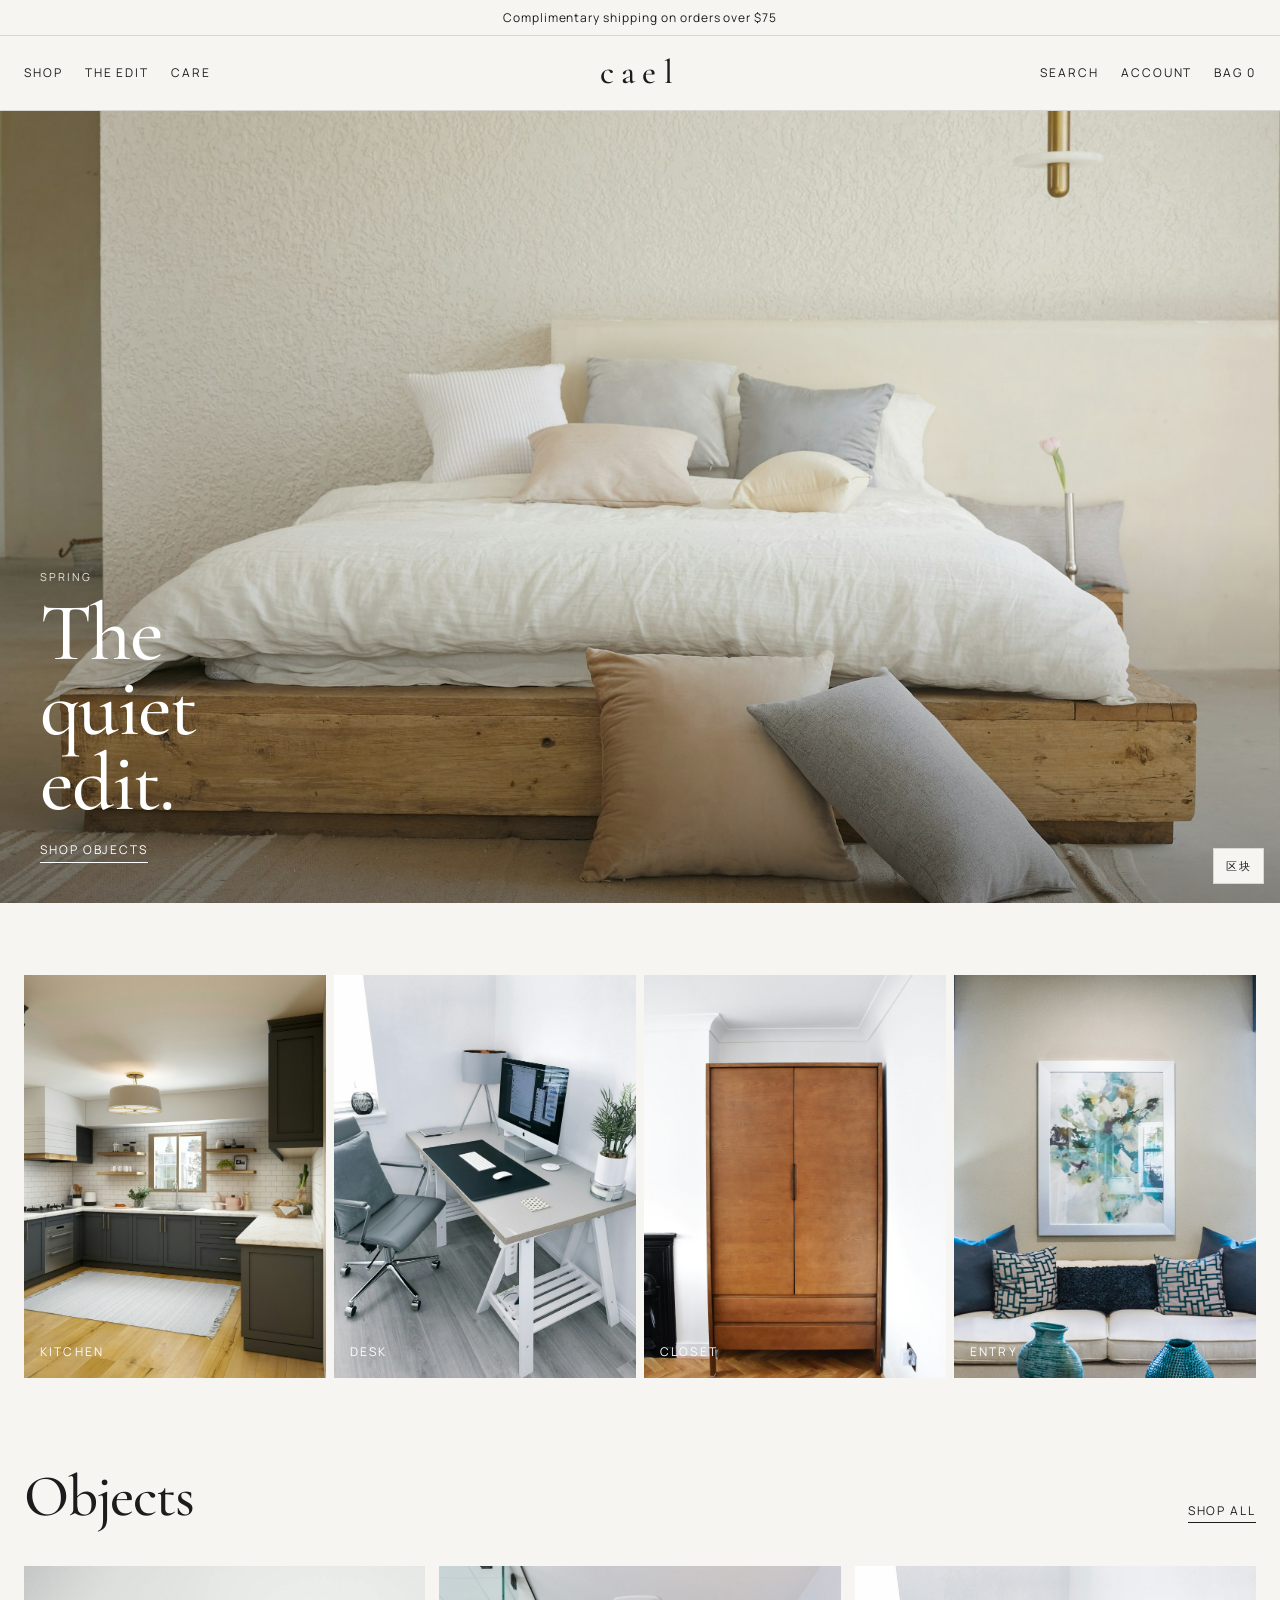
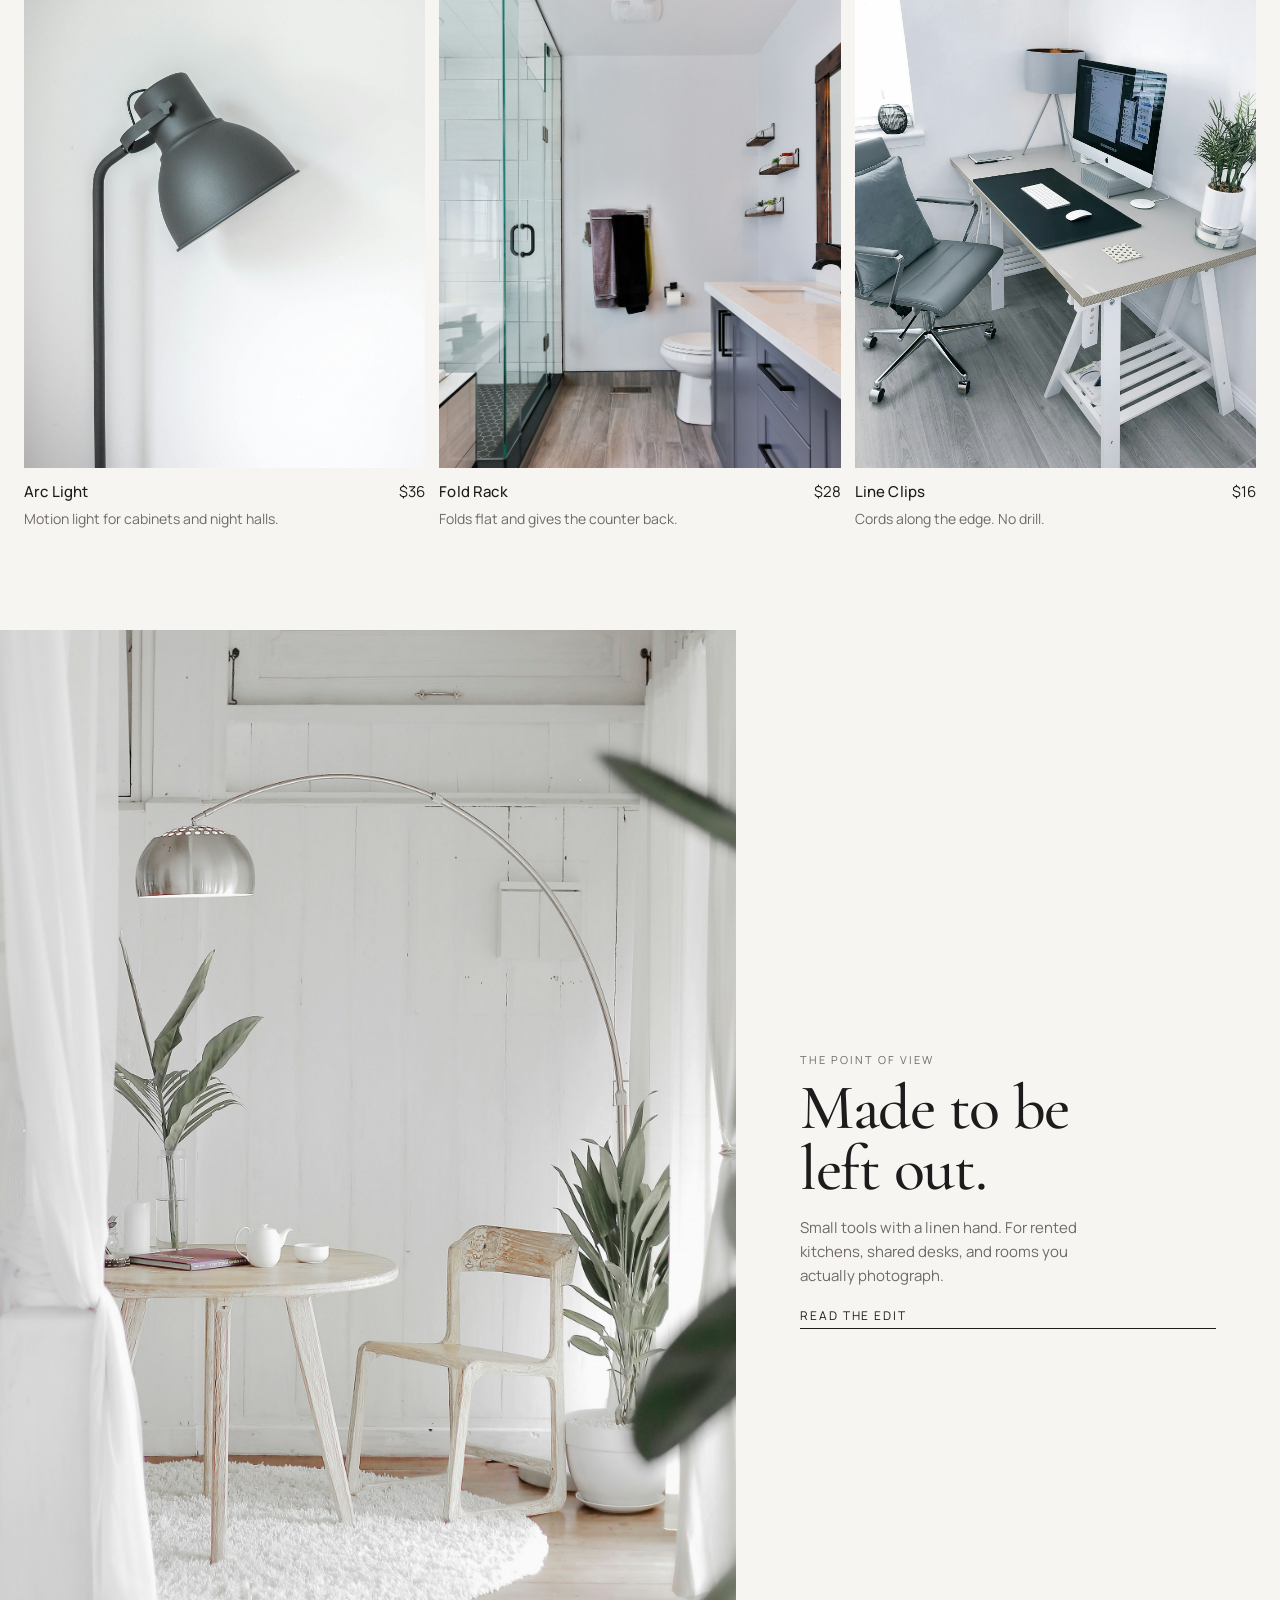
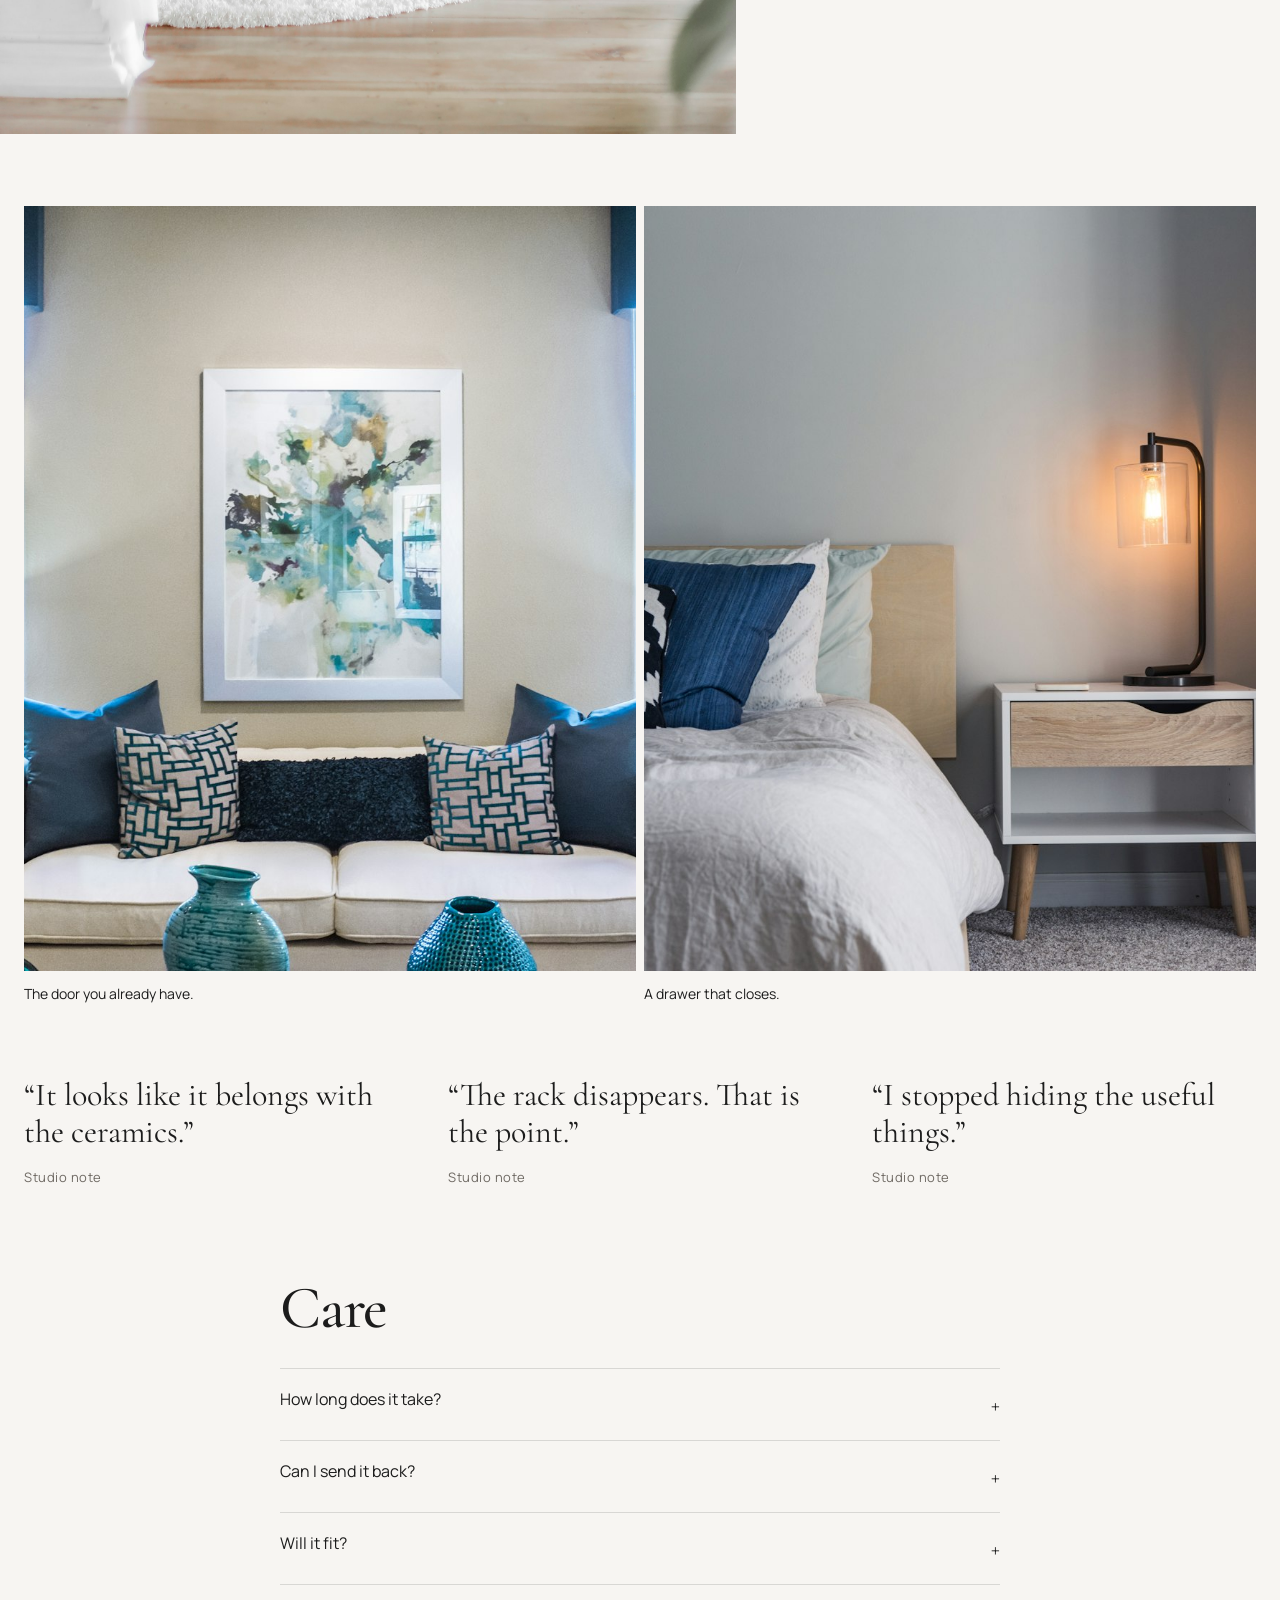
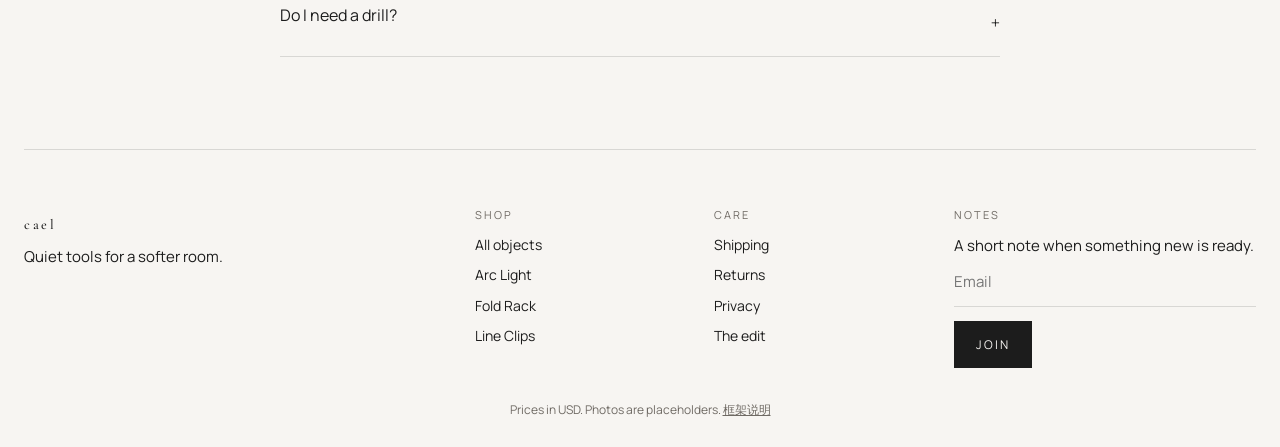
<file: index.html>
<!DOCTYPE html>
<html lang="en">
<head>
<meta charset="utf-8">
<meta name="viewport" content="width=device-width, initial-scale=1">
<meta name="robots" content="noindex">
<meta name="theme-color" content="#f7f5f2">
<title>cael</title>
<meta name="description" content="Quiet home tools for a softer room. Light, linen, and the small things you leave out.">
<link rel="preconnect" href="https://fonts.googleapis.com">
<link rel="preconnect" href="https://fonts.gstatic.com" crossorigin>
<link href="https://fonts.googleapis.com/css2?family=Cormorant+Garamond:wght@500;600&family=Manrope:wght@400;500;600&display=swap" rel="stylesheet">
<link rel="stylesheet" href="styles.css">
<script src="site.js" defer></script>
</head>
<body data-page="home">
<div class="announce" data-label="公告栏 Announcement"><p>Complimentary shipping on orders over $75</p></div>
<header class="nav" data-label="页眉 Header">
  <div class="nav-row">
    <nav class="nav-links" aria-label="Primary">
      <a href="shop.html">Shop</a>
      <a href="about.html">The Edit</a>
      <a href="support.html">Care</a>
    </nav>
    <button type="button" class="nav-burger" data-open="menu">Menu</button>
    <a class="logo" href="index.html">cael</a>
    <div class="nav-tools">
      <button type="button" data-open="search">Search</button>
      <button type="button" data-open="account" class="hide-sm">Account</button>
      <button type="button" data-open="bag">Bag <span data-count>0</span></button>
    </div>
  </div>
</header>

<main>
  <section class="hero" data-label="首屏 Hero">
    <img src="images/hero.jpg" alt="A pale bedroom in morning light, linen pulled smooth">
    <div class="hero-copy">
      <p class="eyebrow">Spring</p>
      <h1>The quiet edit.</h1>
      <a class="text-link" href="shop.html">Shop objects</a>
    </div>
  </section>

  <section class="block" data-label="分类入口 Collection list">
    <div class="wrap">
      <div class="rooms">
        <a href="shop.html?room=kitchen"><img src="images/kitchen.jpg" alt="A pale kitchen"><span>Kitchen</span></a>
        <a href="shop.html?room=desk"><img src="images/desk.jpg" alt="A light wood desk"><span>Desk</span></a>
        <a href="shop.html?room=closet"><img src="images/closet.jpg" alt="A quiet closet"><span>Closet</span></a>
        <a href="shop.html?room=entry"><img src="images/entry.jpg" alt="A bright entry"><span>Entry</span></a>
      </div>
    </div>
  </section>

  <section class="block" data-label="精选商品 Featured collection" style="padding-top:0">
    <div class="wrap">
      <div class="section-head">
        <h2>Objects</h2>
        <a href="shop.html">Shop all</a>
      </div>
      <div class="grid">
        <a class="card" href="product.html?id=arc">
          <div class="photo"><img src="images/lamp.jpg" alt="A small lamp in a pale room"><button class="quick" type="button" data-add="arc" data-swatch="bone">Add to bag</button></div>
          <div class="card-meta"><h2>Arc Light</h2><p>$36</p></div>
          <p class="card-line">Motion light for cabinets and night halls.</p>
        </a>
        <a class="card" href="product.html?id=fold">
          <div class="photo"><img src="images/sink.jpg" alt="A white sink and calm counter"><button class="quick" type="button" data-add="fold" data-swatch="sand">Add to bag</button></div>
          <div class="card-meta"><h2>Fold Rack</h2><p>$28</p></div>
          <p class="card-line">Folds flat and gives the counter back.</p>
        </a>
        <a class="card" href="product.html?id=line">
          <div class="photo"><img src="images/desk.jpg" alt="A quiet desk by a window"><button class="quick" type="button" data-add="line" data-swatch="bone">Add to bag</button></div>
          <div class="card-meta"><h2>Line Clips</h2><p>$16</p></div>
          <p class="card-line">Cords along the edge. No drill.</p>
        </a>
      </div>
    </div>
  </section>

  <section class="split" data-label="品牌语句 Rich text">
    <img src="images/living.jpg" alt="A soft living room in warm daylight">
    <div class="split-copy">
      <p class="eyebrow">The point of view</p>
      <h2>Made to be left out.</h2>
      <p>Small tools with a linen hand. For rented kitchens, shared desks, and rooms you actually photograph.</p>
      <a class="text-link" href="about.html">Read the edit</a>
    </div>
  </section>

  <section class="block" data-label="场景横滑 Lifestyle row">
    <div class="wrap">
      <div class="pair">
        <a href="product.html?id=hook">
          <img src="images/entry.jpg" alt="Sun on a pale wall">
          <p>The door you already have.</p>
        </a>
        <a href="product.html?id=drawer">
          <img src="images/linen.jpg" alt="Folded linen">
          <p>A drawer that closes.</p>
        </a>
      </div>
    </div>
  </section>

  <section class="block" data-label="评价位 Testimonials" style="padding-top:0">
    <div class="wrap">
      <div class="reviews">
        <article class="review"><q>It looks like it belongs with the ceramics.</q><span>Studio note</span></article>
        <article class="review"><q>The rack disappears. That is the point.</q><span>Studio note</span></article>
        <article class="review"><q>I stopped hiding the useful things.</q><span>Studio note</span></article>
      </div>
    </div>
  </section>

  <section class="block" id="faq" data-label="问答 Collapsible" style="padding-top:0">
    <div class="wrap" style="max-width:720px">
      <h2 style="font-size:clamp(40px,5vw,60px);margin-bottom:12px">Care</h2>
      <div class="folds">
        <div class="fold">
          <button type="button" aria-expanded="false">How long does it take?</button>
          <div class="fold-a" hidden>Most orders arrive in 3–6 business days. The date at checkout is the one that counts. <a href="support.html#shipping">Shipping</a>.</div>
        </div>
        <div class="fold">
          <button type="button" aria-expanded="false">Can I send it back?</button>
          <div class="fold-a" hidden>Yes, within 30 days if it is unused. Return shipping is yours unless it arrives damaged.</div>
        </div>
        <div class="fold">
          <button type="button" aria-expanded="false">Will it fit?</button>
          <div class="fold-a" hidden>Measure first. Sizes go on the page after a sample is measured.</div>
        </div>
        <div class="fold">
          <button type="button" aria-expanded="false">Do I need a drill?</button>
          <div class="fold-a" hidden>Not for this edit. The light, clips, and hooks are made for rentals.</div>
        </div>
      </div>
    </div>
  </section>
</main>

<footer data-label="页脚 Footer">
  <div class="wrap footer">
    <div>
      <a class="logo" href="index.html">cael</a>
      <p>Quiet tools for a softer room.</p>
    </div>
    <div>
      <p class="foot-label">Shop</p>
      <a href="shop.html">All objects</a>
      <a href="product.html?id=arc">Arc Light</a>
      <a href="product.html?id=fold">Fold Rack</a>
      <a href="product.html?id=line">Line Clips</a>
    </div>
    <div>
      <p class="foot-label">Care</p>
      <a href="support.html#shipping">Shipping</a>
      <a href="support.html#returns">Returns</a>
      <a href="support.html#privacy">Privacy</a>
      <a href="about.html">The edit</a>
    </div>
    <form class="news">
      <p class="foot-label">Notes</p>
      <p>A short note when something new is ready.</p>
      <input type="email" required placeholder="Email" aria-label="Email">
      <button class="btn" type="submit">Join</button>
      <p class="thanks" hidden>You’re on the list.</p>
    </form>
  </div>
</footer>
<p class="legal">Prices in USD. Photos are placeholders. <a href="blueprint.html">框架说明</a></p>
</body>
</html>
</file>
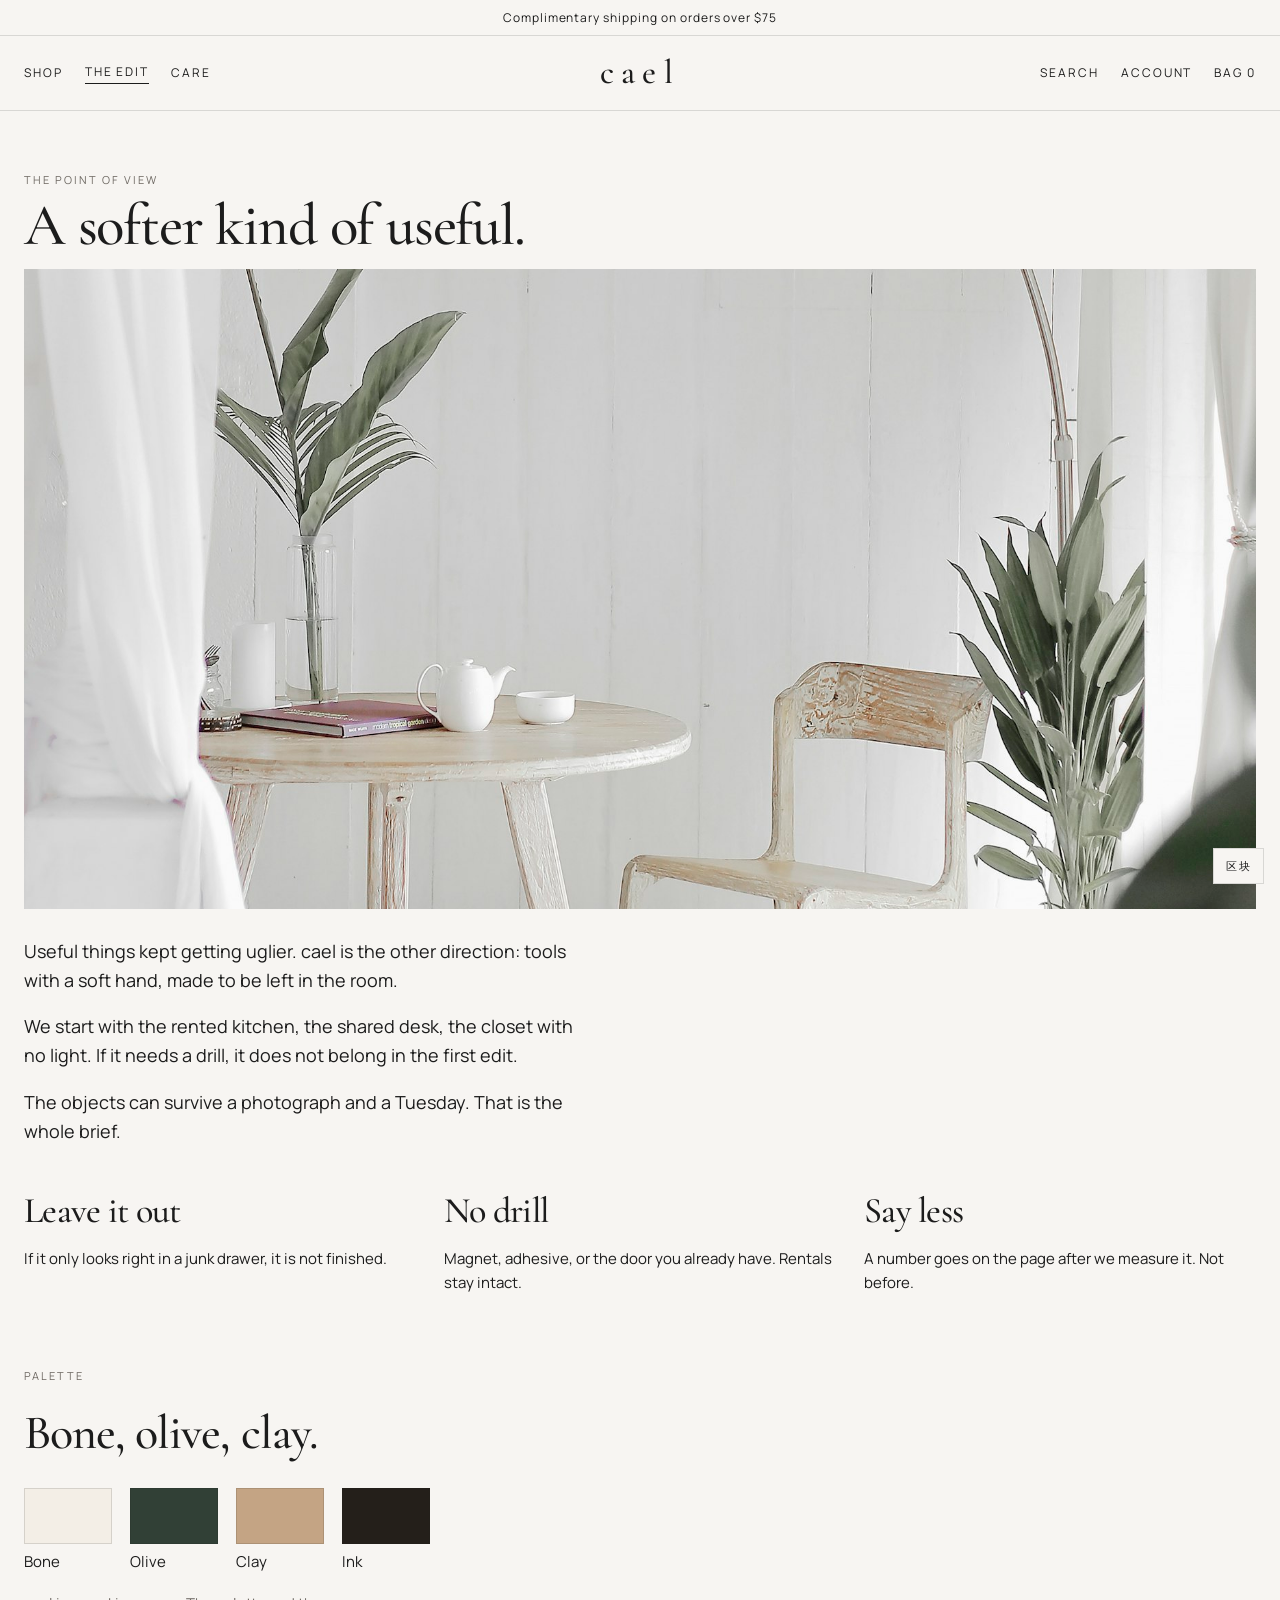
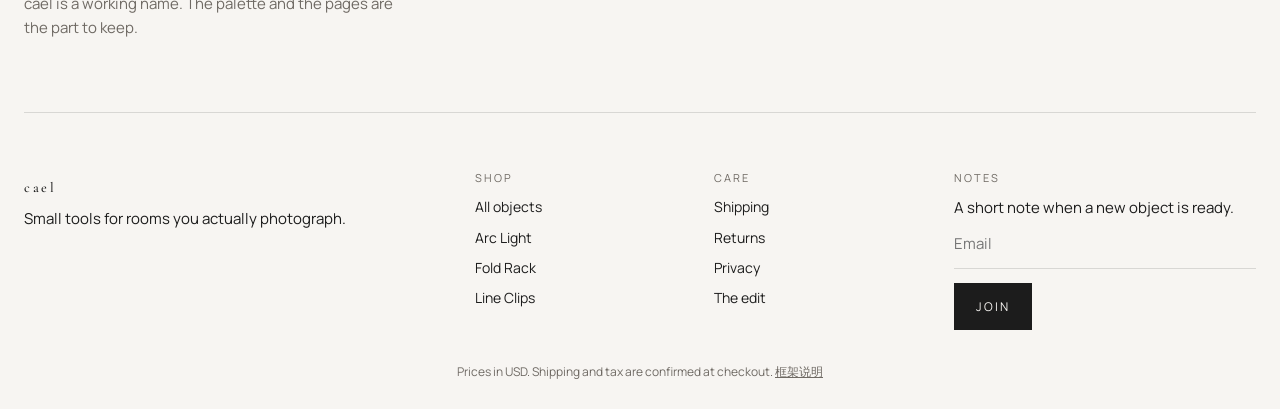
<file: about.html>
<!DOCTYPE html>
<html lang="en">
<head>
<meta charset="utf-8">
<meta name="viewport" content="width=device-width, initial-scale=1">
<meta name="robots" content="noindex">
<meta name="theme-color" content="#f7f5f2">
<title>The Edit · cael</title>
<meta name="description" content="cael makes small home tools with a softer hand, for rooms you actually photograph.">
<link rel="preconnect" href="https://fonts.googleapis.com">
<link rel="preconnect" href="https://fonts.gstatic.com" crossorigin>
<link href="https://fonts.googleapis.com/css2?family=Cormorant+Garamond:wght@500;600&family=Manrope:wght@400;500;600&display=swap" rel="stylesheet">
<link rel="stylesheet" href="styles.css">
<script src="site.js" defer></script>
</head>
<body data-page="about">
<div class="announce" data-label="公告栏 Announcement"><p>Complimentary shipping on orders over $75</p></div>
<header class="nav" data-label="页眉 Header">
  <div class="nav-row">
    <nav class="nav-links" aria-label="Primary">
      <a href="shop.html">Shop</a>
      <a href="about.html" aria-current="page">The Edit</a>
      <a href="support.html">Care</a>
    </nav>
    <button type="button" class="nav-burger" data-open="menu">Menu</button>
    <a class="logo" href="index.html">cael</a>
    <div class="nav-tools">
      <button type="button" data-open="search">Search</button>
      <button type="button" data-open="account" class="hide-sm">Account</button>
      <button type="button" data-open="bag">Bag <span data-count>0</span></button>
    </div>
  </div>
</header>
<main class="wrap" data-label="品牌页 Page">
  <header class="page-head">
    <p class="kicker">The point of view</p>
    <h1>A softer kind of useful.</h1>
  </header>
  <img class="banner" src="images/soft.jpg" alt="A pale room in soft daylight">
  <div class="story">
    <p>Useful things kept getting uglier. cael is the other direction: tools with a soft hand, made to be left in the room.</p>
    <p>We start with the rented kitchen, the shared desk, the closet with no light. If it needs a drill, it does not belong in the first edit.</p>
    <p>The objects can survive a photograph and a Tuesday. That is the whole brief.</p>
  </div>
  <div class="principles">
    <article>
      <h2>Leave it out</h2>
      <p>If it only looks right in a junk drawer, it is not finished.</p>
    </article>
    <article>
      <h2>No drill</h2>
      <p>Magnet, adhesive, or the door you already have. Rentals stay intact.</p>
    </article>
    <article>
      <h2>Say less</h2>
      <p>A number goes on the page after we measure it. Not before.</p>
    </article>
  </div>
  <section class="block" style="padding-bottom:10px">
    <p class="kicker">Palette</p>
    <h2 style="font-size:48px">Bone, olive, clay.</h2>
    <div class="palette">
      <div><i style="background:#F3EEE6"></i>Bone</div>
      <div><i style="background:#314036"></i>Olive</div>
      <div><i style="background:#C4A484"></i>Clay</div>
      <div><i style="background:#241F1A"></i>Ink</div>
    </div>
  </section>
  <p class="lede" style="margin:8px 0 72px">cael is a working name. The palette and the pages are the part to keep.</p>
</main>
<footer data-label="页脚 Footer">
  <div class="wrap footer">
    <div>
      <a class="logo" href="index.html">cael<span>.</span></a>
      <p>Small tools for rooms you actually photograph.</p>
    </div>
    <div>
      <p class="foot-label">Shop</p>
      <a href="shop.html">All objects</a>
      <a href="product.html?id=arc">Arc Light</a>
      <a href="product.html?id=fold">Fold Rack</a>
      <a href="product.html?id=line">Line Clips</a>
    </div>
    <div>
      <p class="foot-label">Care</p>
      <a href="support.html#shipping">Shipping</a>
      <a href="support.html#returns">Returns</a>
      <a href="support.html#privacy">Privacy</a>
      <a href="about.html">The edit</a>
    </div>
    <form class="news">
      <p class="foot-label">Notes</p>
      <p>A short note when a new object is ready.</p>
      <input type="email" required placeholder="Email" aria-label="Email">
      <button class="btn" type="submit">Join</button>
      <p class="thanks" hidden>You’re on the list.</p>
    </form>
  </div>
</footer>
<p class="legal">Prices in USD. Shipping and tax are confirmed at checkout. <a href="blueprint.html">框架说明</a></p>
</body>
</html>
</file>
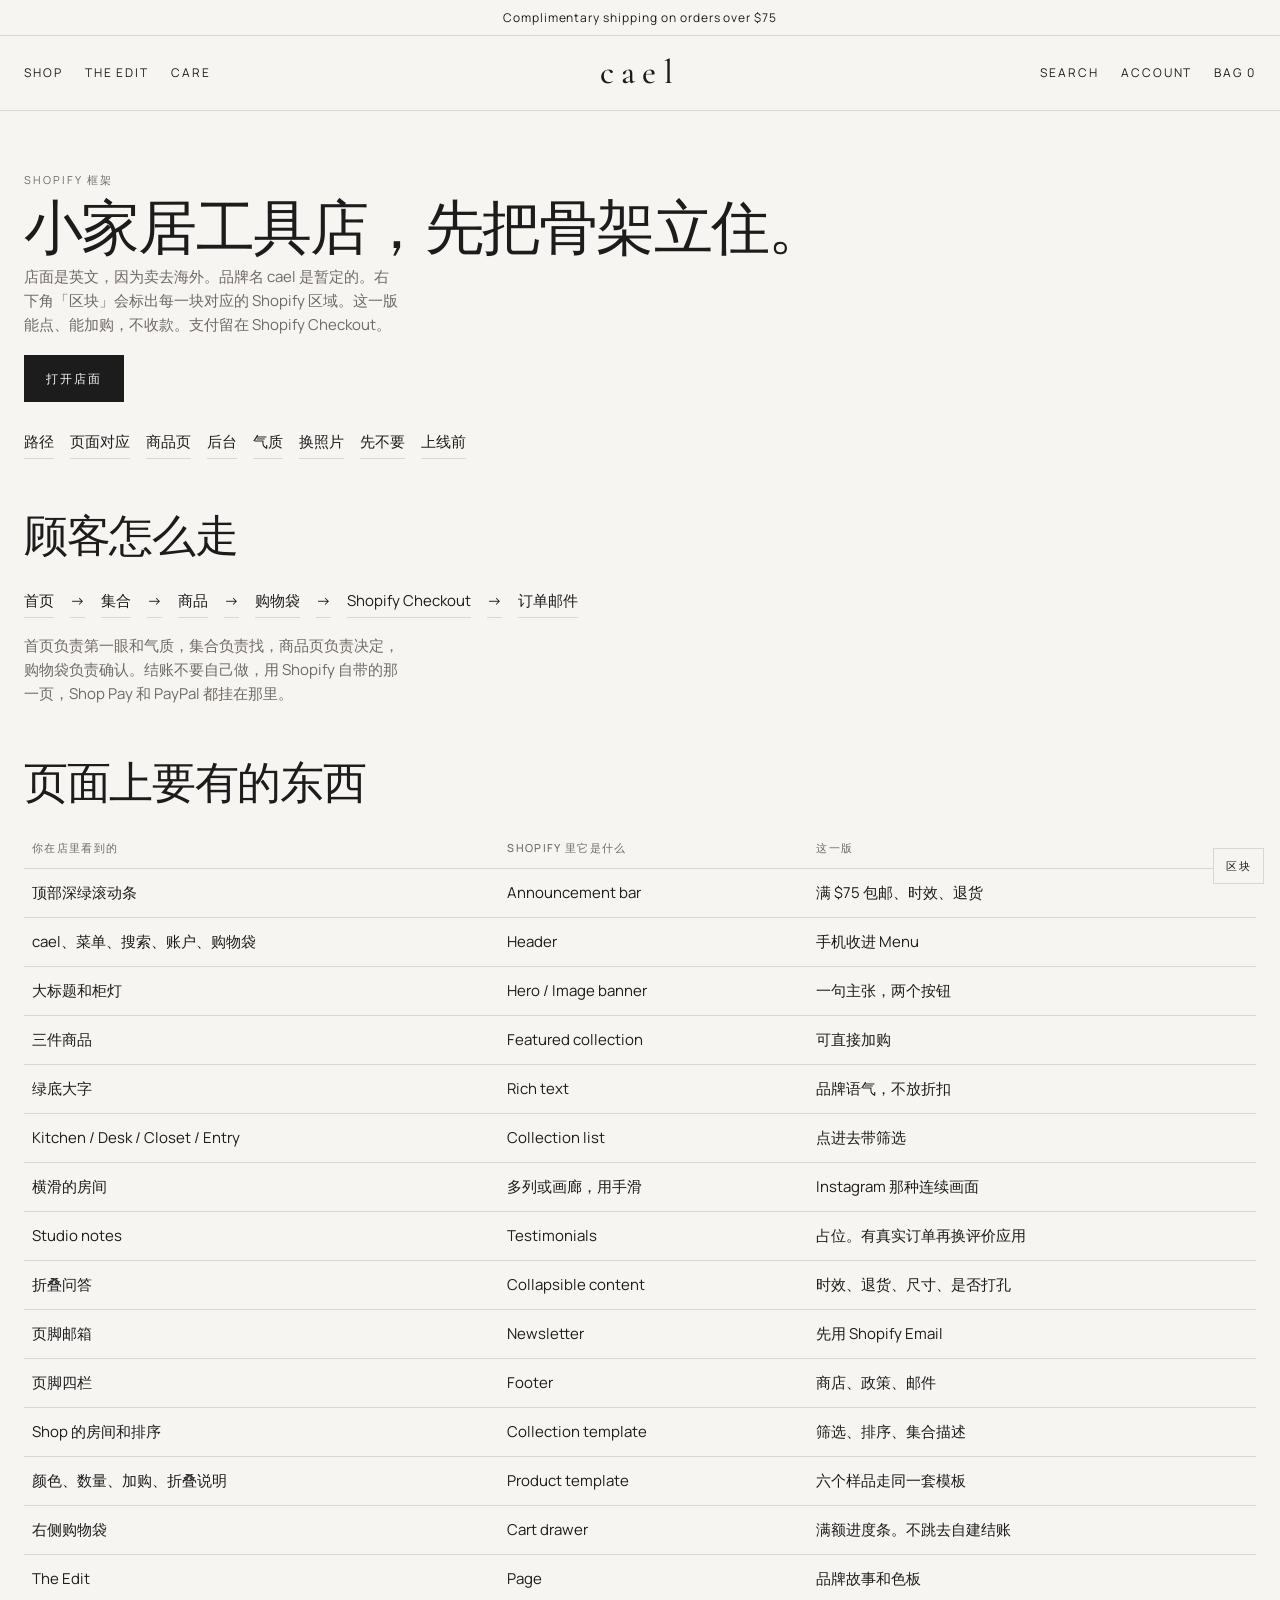
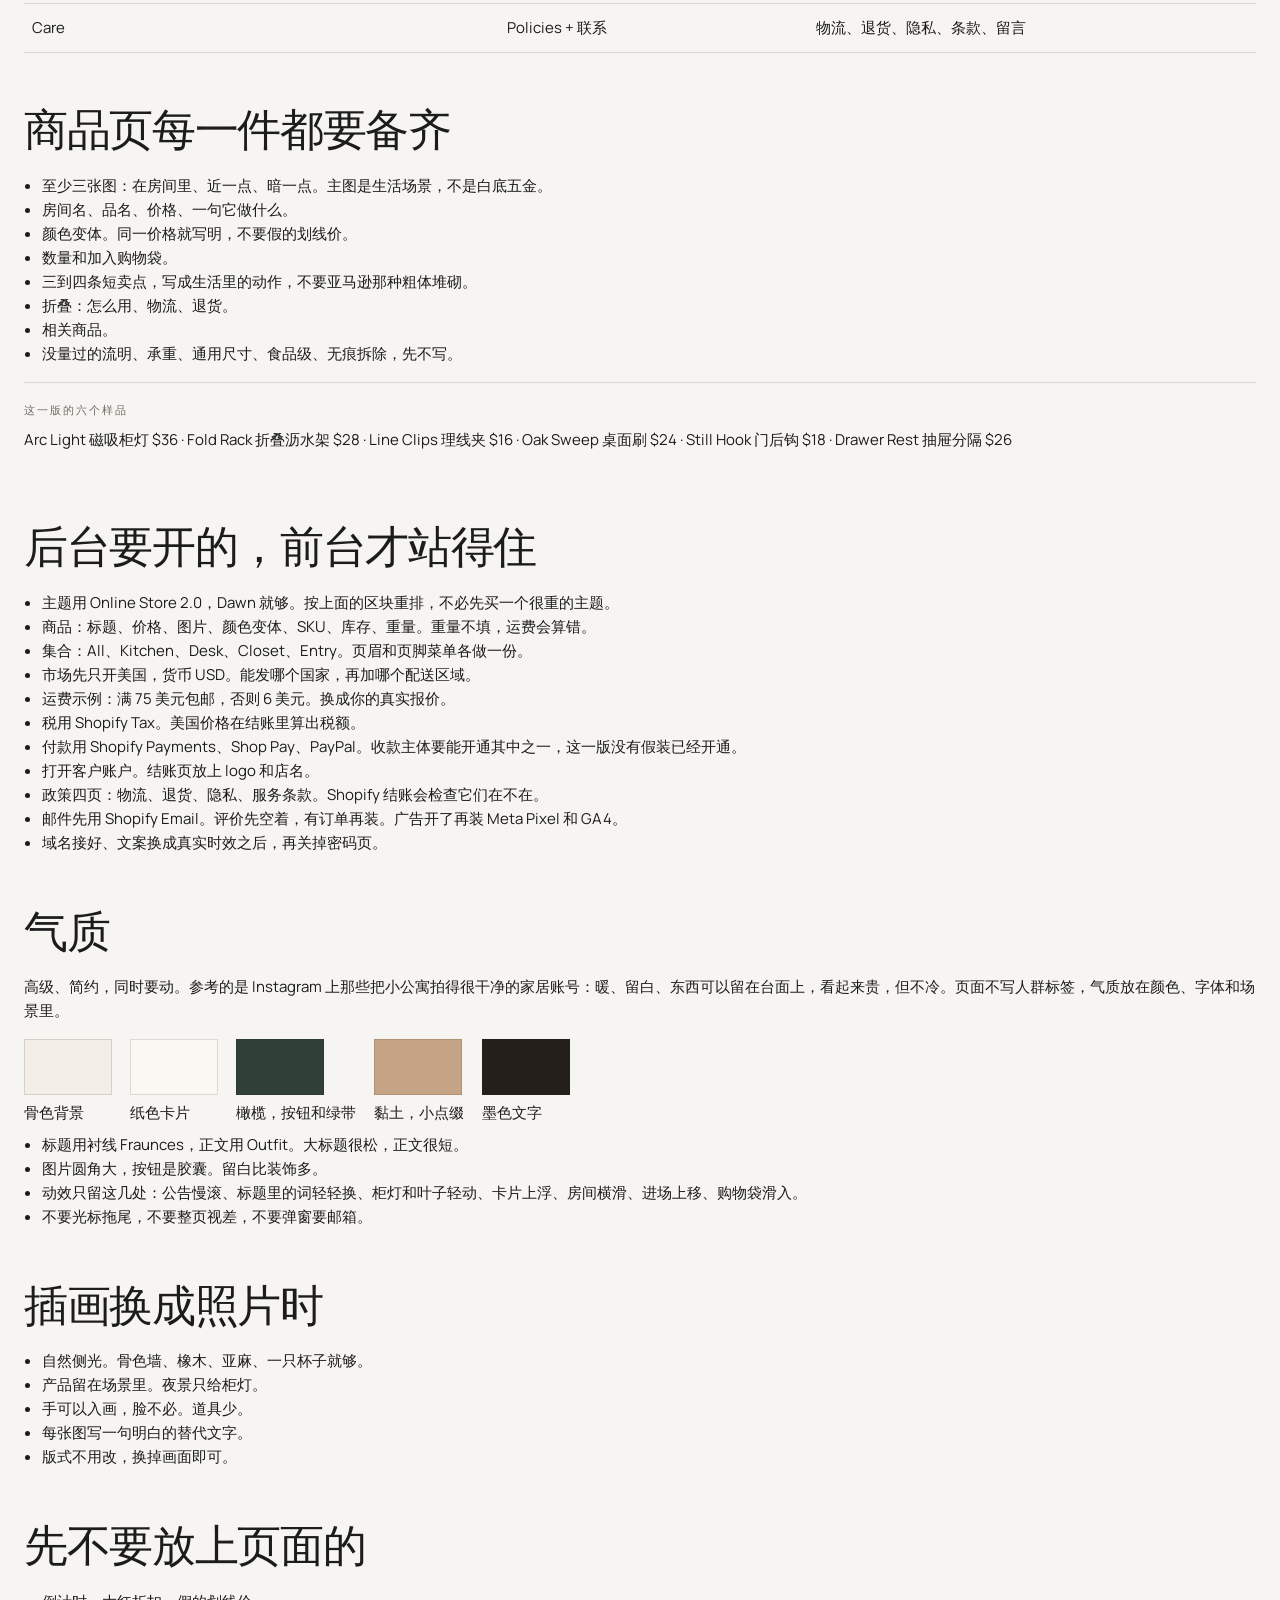
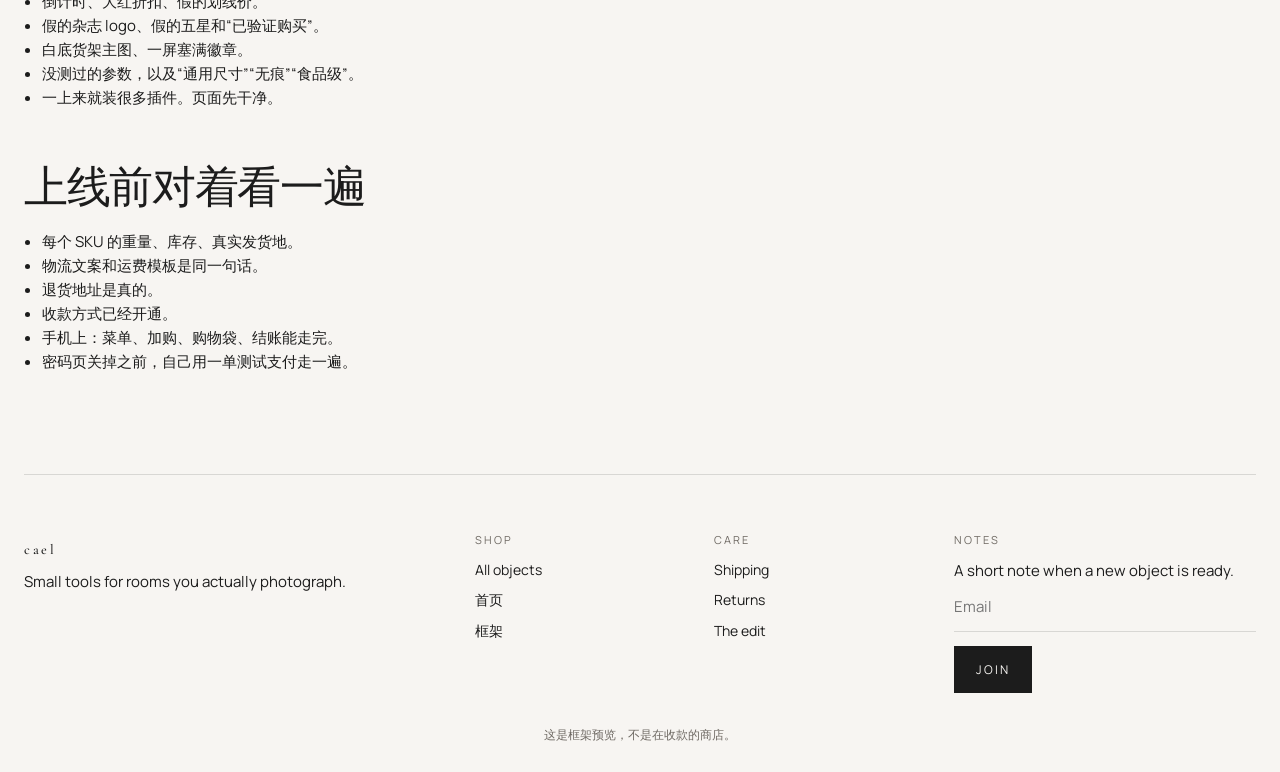
<file: blueprint.html>
<!DOCTYPE html>
<html lang="zh-CN">
<head>
<meta charset="utf-8">
<meta name="viewport" content="width=device-width, initial-scale=1">
<meta name="robots" content="noindex">
<meta name="theme-color" content="#f7f5f2">
<title>cael · Shopify 框架</title>
<link rel="preconnect" href="https://fonts.googleapis.com">
<link rel="preconnect" href="https://fonts.gstatic.com" crossorigin>
<link href="https://fonts.googleapis.com/css2?family=Cormorant+Garamond:wght@500;600&family=Manrope:wght@400;500;600&display=swap" rel="stylesheet">
<link rel="stylesheet" href="styles.css">
<script src="site.js" defer></script>
</head>
<body data-page="blueprint">
<div class="announce" data-label="公告栏 Announcement"><p>Complimentary shipping on orders over $75</p></div>
<header class="nav" data-label="页眉 Header">
  <div class="nav-row">
    <nav class="nav-links" aria-label="Primary">
      <a href="shop.html">Shop</a>
      <a href="about.html">The Edit</a>
      <a href="support.html">Care</a>
    </nav>
    <button type="button" class="nav-burger" data-open="menu">Menu</button>
    <a class="logo" href="index.html">cael</a>
    <div class="nav-tools">
      <button type="button" data-open="search">Search</button>
      <button type="button" data-open="account" class="hide-sm">Account</button>
      <button type="button" data-open="bag">Bag <span data-count>0</span></button>
    </div>
  </div>
</header>
<main class="wrap blueprint">
  <header class="page-head">
    <p class="kicker">Shopify 框架</p>
    <h1>小家居工具店，先把骨架立住。</h1>
    <p class="lede">店面是英文，因为卖去海外。品牌名 cael 是暂定的。右下角「区块」会标出每一块对应的 Shopify 区域。这一版能点、能加购，不收款。支付留在 Shopify Checkout。</p>
    <div class="cta"><a class="btn" href="index.html">打开店面</a></div>
  </header>

  <nav class="toc" aria-label="目录">
    <a href="#path">路径</a>
    <a href="#map">页面对应</a>
    <a href="#product">商品页</a>
    <a href="#admin">后台</a>
    <a href="#look">气质</a>
    <a href="#photo">换照片</a>
    <a href="#skip">先不要</a>
    <a href="#check">上线前</a>
  </nav>

  <h2 id="path">顾客怎么走</h2>
  <div class="flow">
    <a href="index.html">首页</a>
    <span>→</span>
    <a href="shop.html">集合</a>
    <span>→</span>
    <a href="product.html?id=arc">商品</a>
    <span>→</span>
    <span>购物袋</span>
    <span>→</span>
    <span>Shopify Checkout</span>
    <span>→</span>
    <span>订单邮件</span>
  </div>
  <p class="lede" style="margin-top:14px">首页负责第一眼和气质，集合负责找，商品页负责决定，购物袋负责确认。结账不要自己做，用 Shopify 自带的那一页，Shop Pay 和 PayPal 都挂在那里。</p>

  <h2 id="map">页面上要有的东西</h2>
  <table>
    <thead><tr><th>你在店里看到的</th><th>Shopify 里它是什么</th><th>这一版</th></tr></thead>
    <tbody>
      <tr><td>顶部深绿滚动条</td><td>Announcement bar</td><td>满 $75 包邮、时效、退货</td></tr>
      <tr><td>cael、菜单、搜索、账户、购物袋</td><td>Header</td><td>手机收进 Menu</td></tr>
      <tr><td>大标题和柜灯</td><td>Hero / Image banner</td><td>一句主张，两个按钮</td></tr>
      <tr><td>三件商品</td><td>Featured collection</td><td>可直接加购</td></tr>
      <tr><td>绿底大字</td><td>Rich text</td><td>品牌语气，不放折扣</td></tr>
      <tr><td>Kitchen / Desk / Closet / Entry</td><td>Collection list</td><td>点进去带筛选</td></tr>
      <tr><td>横滑的房间</td><td>多列或画廊，用手滑</td><td>Instagram 那种连续画面</td></tr>
      <tr><td>Studio notes</td><td>Testimonials</td><td>占位。有真实订单再换评价应用</td></tr>
      <tr><td>折叠问答</td><td>Collapsible content</td><td>时效、退货、尺寸、是否打孔</td></tr>
      <tr><td>页脚邮箱</td><td>Newsletter</td><td>先用 Shopify Email</td></tr>
      <tr><td>页脚四栏</td><td>Footer</td><td>商店、政策、邮件</td></tr>
      <tr><td>Shop 的房间和排序</td><td>Collection template</td><td>筛选、排序、集合描述</td></tr>
      <tr><td>颜色、数量、加购、折叠说明</td><td>Product template</td><td>六个样品走同一套模板</td></tr>
      <tr><td>右侧购物袋</td><td>Cart drawer</td><td>满额进度条。不跳去自建结账</td></tr>
      <tr><td>The Edit</td><td>Page</td><td>品牌故事和色板</td></tr>
      <tr><td>Care</td><td>Policies + 联系</td><td>物流、退货、隐私、条款、留言</td></tr>
    </tbody>
  </table>

  <h2 id="product">商品页每一件都要备齐</h2>
  <ul>
    <li>至少三张图：在房间里、近一点、暗一点。主图是生活场景，不是白底五金。</li>
    <li>房间名、品名、价格、一句它做什么。</li>
    <li>颜色变体。同一价格就写明，不要假的划线价。</li>
    <li>数量和加入购物袋。</li>
    <li>三到四条短卖点，写成生活里的动作，不要亚马逊那种粗体堆砌。</li>
    <li>折叠：怎么用、物流、退货。</li>
    <li>相关商品。</li>
    <li>没量过的流明、承重、通用尺寸、食品级、无痕拆除，先不写。</li>
  </ul>
  <div class="panel">
    <p class="kicker">这一版的六个样品</p>
    <p>Arc Light 磁吸柜灯 $36 · Fold Rack 折叠沥水架 $28 · Line Clips 理线夹 $16 · Oak Sweep 桌面刷 $24 · Still Hook 门后钩 $18 · Drawer Rest 抽屉分隔 $26</p>
  </div>

  <h2 id="admin">后台要开的，前台才站得住</h2>
  <ul>
    <li>主题用 Online Store 2.0，Dawn 就够。按上面的区块重排，不必先买一个很重的主题。</li>
    <li>商品：标题、价格、图片、颜色变体、SKU、库存、重量。重量不填，运费会算错。</li>
    <li>集合：All、Kitchen、Desk、Closet、Entry。页眉和页脚菜单各做一份。</li>
    <li>市场先只开美国，货币 USD。能发哪个国家，再加哪个配送区域。</li>
    <li>运费示例：满 75 美元包邮，否则 6 美元。换成你的真实报价。</li>
    <li>税用 Shopify Tax。美国价格在结账里算出税额。</li>
    <li>付款用 Shopify Payments、Shop Pay、PayPal。收款主体要能开通其中之一，这一版没有假装已经开通。</li>
    <li>打开客户账户。结账页放上 logo 和店名。</li>
    <li>政策四页：物流、退货、隐私、服务条款。Shopify 结账会检查它们在不在。</li>
    <li>邮件先用 Shopify Email。评价先空着，有订单再装。广告开了再装 Meta Pixel 和 GA4。</li>
    <li>域名接好、文案换成真实时效之后，再关掉密码页。</li>
  </ul>

  <h2 id="look">气质</h2>
  <p>高级、简约，同时要动。参考的是 Instagram 上那些把小公寓拍得很干净的家居账号：暖、留白、东西可以留在台面上，看起来贵，但不冷。页面不写人群标签，气质放在颜色、字体和场景里。</p>
  <div class="swatch-row" style="margin-top:16px">
    <div><i style="background:#F3EEE6"></i>骨色背景</div>
    <div><i style="background:#FBF8F3"></i>纸色卡片</div>
    <div><i style="background:#314036"></i>橄榄，按钮和绿带</div>
    <div><i style="background:#C4A484"></i>黏土，小点缀</div>
    <div><i style="background:#241F1A"></i>墨色文字</div>
  </div>
  <ul>
    <li>标题用衬线 Fraunces，正文用 Outfit。大标题很松，正文很短。</li>
    <li>图片圆角大，按钮是胶囊。留白比装饰多。</li>
    <li>动效只留这几处：公告慢滚、标题里的词轻轻换、柜灯和叶子轻动、卡片上浮、房间横滑、进场上移、购物袋滑入。</li>
    <li>不要光标拖尾，不要整页视差，不要弹窗要邮箱。</li>
  </ul>

  <h2 id="photo">插画换成照片时</h2>
  <ul>
    <li>自然侧光。骨色墙、橡木、亚麻、一只杯子就够。</li>
    <li>产品留在场景里。夜景只给柜灯。</li>
    <li>手可以入画，脸不必。道具少。</li>
    <li>每张图写一句明白的替代文字。</li>
    <li>版式不用改，换掉画面即可。</li>
  </ul>

  <h2 id="skip">先不要放上页面的</h2>
  <ul>
    <li>倒计时、大红折扣、假的划线价。</li>
    <li>假的杂志 logo、假的五星和“已验证购买”。</li>
    <li>白底货架主图、一屏塞满徽章。</li>
    <li>没测过的参数，以及“通用尺寸”“无痕”“食品级”。</li>
    <li>一上来就装很多插件。页面先干净。</li>
  </ul>

  <h2 id="check">上线前对着看一遍</h2>
  <ul>
    <li>每个 SKU 的重量、库存、真实发货地。</li>
    <li>物流文案和运费模板是同一句话。</li>
    <li>退货地址是真的。</li>
    <li>收款方式已经开通。</li>
    <li>手机上：菜单、加购、购物袋、结账能走完。</li>
    <li>密码页关掉之前，自己用一单测试支付走一遍。</li>
  </ul>
</main>
<footer data-label="页脚 Footer">
  <div class="wrap footer">
    <div>
      <a class="logo" href="index.html">cael<span>.</span></a>
      <p>Small tools for rooms you actually photograph.</p>
    </div>
    <div>
      <p class="foot-label">Shop</p>
      <a href="shop.html">All objects</a>
      <a href="index.html">首页</a>
      <a href="blueprint.html">框架</a>
    </div>
    <div>
      <p class="foot-label">Care</p>
      <a href="support.html#shipping">Shipping</a>
      <a href="support.html#returns">Returns</a>
      <a href="about.html">The edit</a>
    </div>
    <form class="news">
      <p class="foot-label">Notes</p>
      <p>A short note when a new object is ready.</p>
      <input type="email" required placeholder="Email" aria-label="Email">
      <button class="btn" type="submit">Join</button>
      <p class="thanks" hidden>You’re on the list.</p>
    </form>
  </div>
</footer>
<p class="legal">这是框架预览，不是在收款的商店。</p>
</body>
</html>
</file>
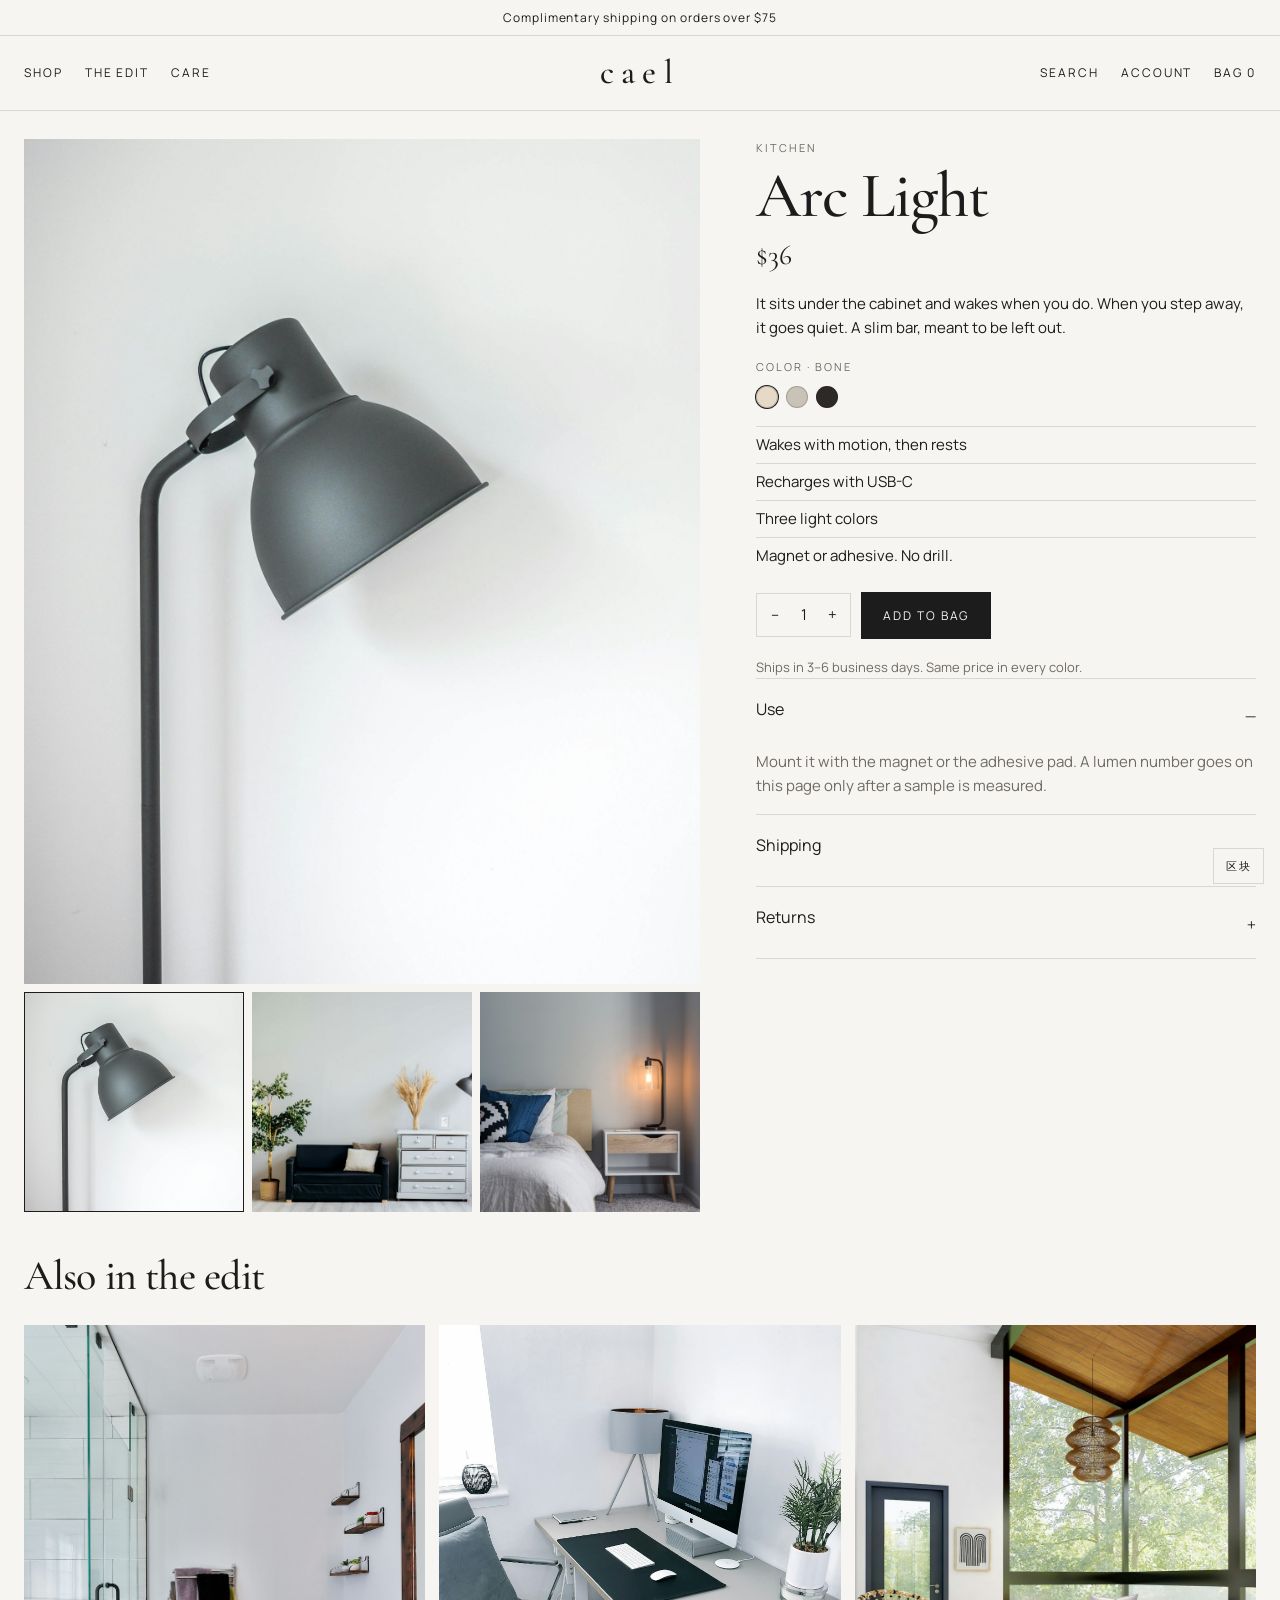
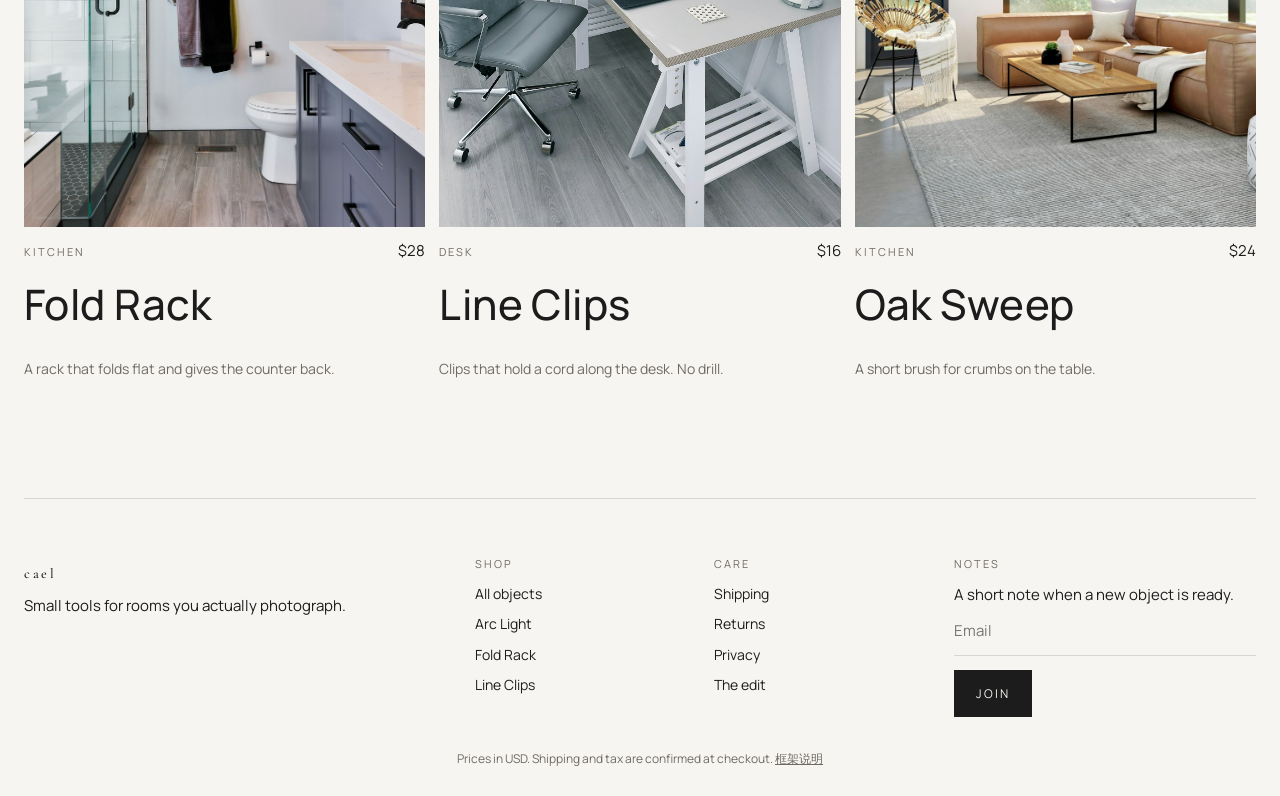
<file: product.html>
<!DOCTYPE html>
<html lang="en">
<head>
<meta charset="utf-8">
<meta name="viewport" content="width=device-width, initial-scale=1">
<meta name="robots" content="noindex">
<meta name="theme-color" content="#f7f5f2">
<title>Object · cael</title>
<meta name="description" content="A cael object. Color, quantity, use, shipping, and returns.">
<link rel="preconnect" href="https://fonts.googleapis.com">
<link rel="preconnect" href="https://fonts.gstatic.com" crossorigin>
<link href="https://fonts.googleapis.com/css2?family=Cormorant+Garamond:wght@500;600&family=Manrope:wght@400;500;600&display=swap" rel="stylesheet">
<link rel="stylesheet" href="styles.css">
<script src="site.js" defer></script>
</head>
<body data-page="product">
<div class="announce" data-label="公告栏 Announcement"><p>Complimentary shipping on orders over $75</p></div>
<header class="nav" data-label="页眉 Header">
  <div class="nav-row">
    <nav class="nav-links" aria-label="Primary">
      <a href="shop.html">Shop</a>
      <a href="about.html">The Edit</a>
      <a href="support.html">Care</a>
    </nav>
    <button type="button" class="nav-burger" data-open="menu">Menu</button>
    <a class="logo" href="index.html">cael</a>
    <div class="nav-tools">
      <button type="button" data-open="search">Search</button>
      <button type="button" data-open="account" class="hide-sm">Account</button>
      <button type="button" data-open="bag">Bag <span data-count>0</span></button>
    </div>
  </div>
</header>
<main id="pdp" class="wrap" data-label="商品信息 Product"></main>
<footer data-label="页脚 Footer">
  <div class="wrap footer">
    <div>
      <a class="logo" href="index.html">cael<span>.</span></a>
      <p>Small tools for rooms you actually photograph.</p>
    </div>
    <div>
      <p class="foot-label">Shop</p>
      <a href="shop.html">All objects</a>
      <a href="product.html?id=arc">Arc Light</a>
      <a href="product.html?id=fold">Fold Rack</a>
      <a href="product.html?id=line">Line Clips</a>
    </div>
    <div>
      <p class="foot-label">Care</p>
      <a href="support.html#shipping">Shipping</a>
      <a href="support.html#returns">Returns</a>
      <a href="support.html#privacy">Privacy</a>
      <a href="about.html">The edit</a>
    </div>
    <form class="news">
      <p class="foot-label">Notes</p>
      <p>A short note when a new object is ready.</p>
      <input type="email" required placeholder="Email" aria-label="Email">
      <button class="btn" type="submit">Join</button>
      <p class="thanks" hidden>You’re on the list.</p>
    </form>
  </div>
</footer>
<p class="legal">Prices in USD. Shipping and tax are confirmed at checkout. <a href="blueprint.html">框架说明</a></p>
</body>
</html>
</file>
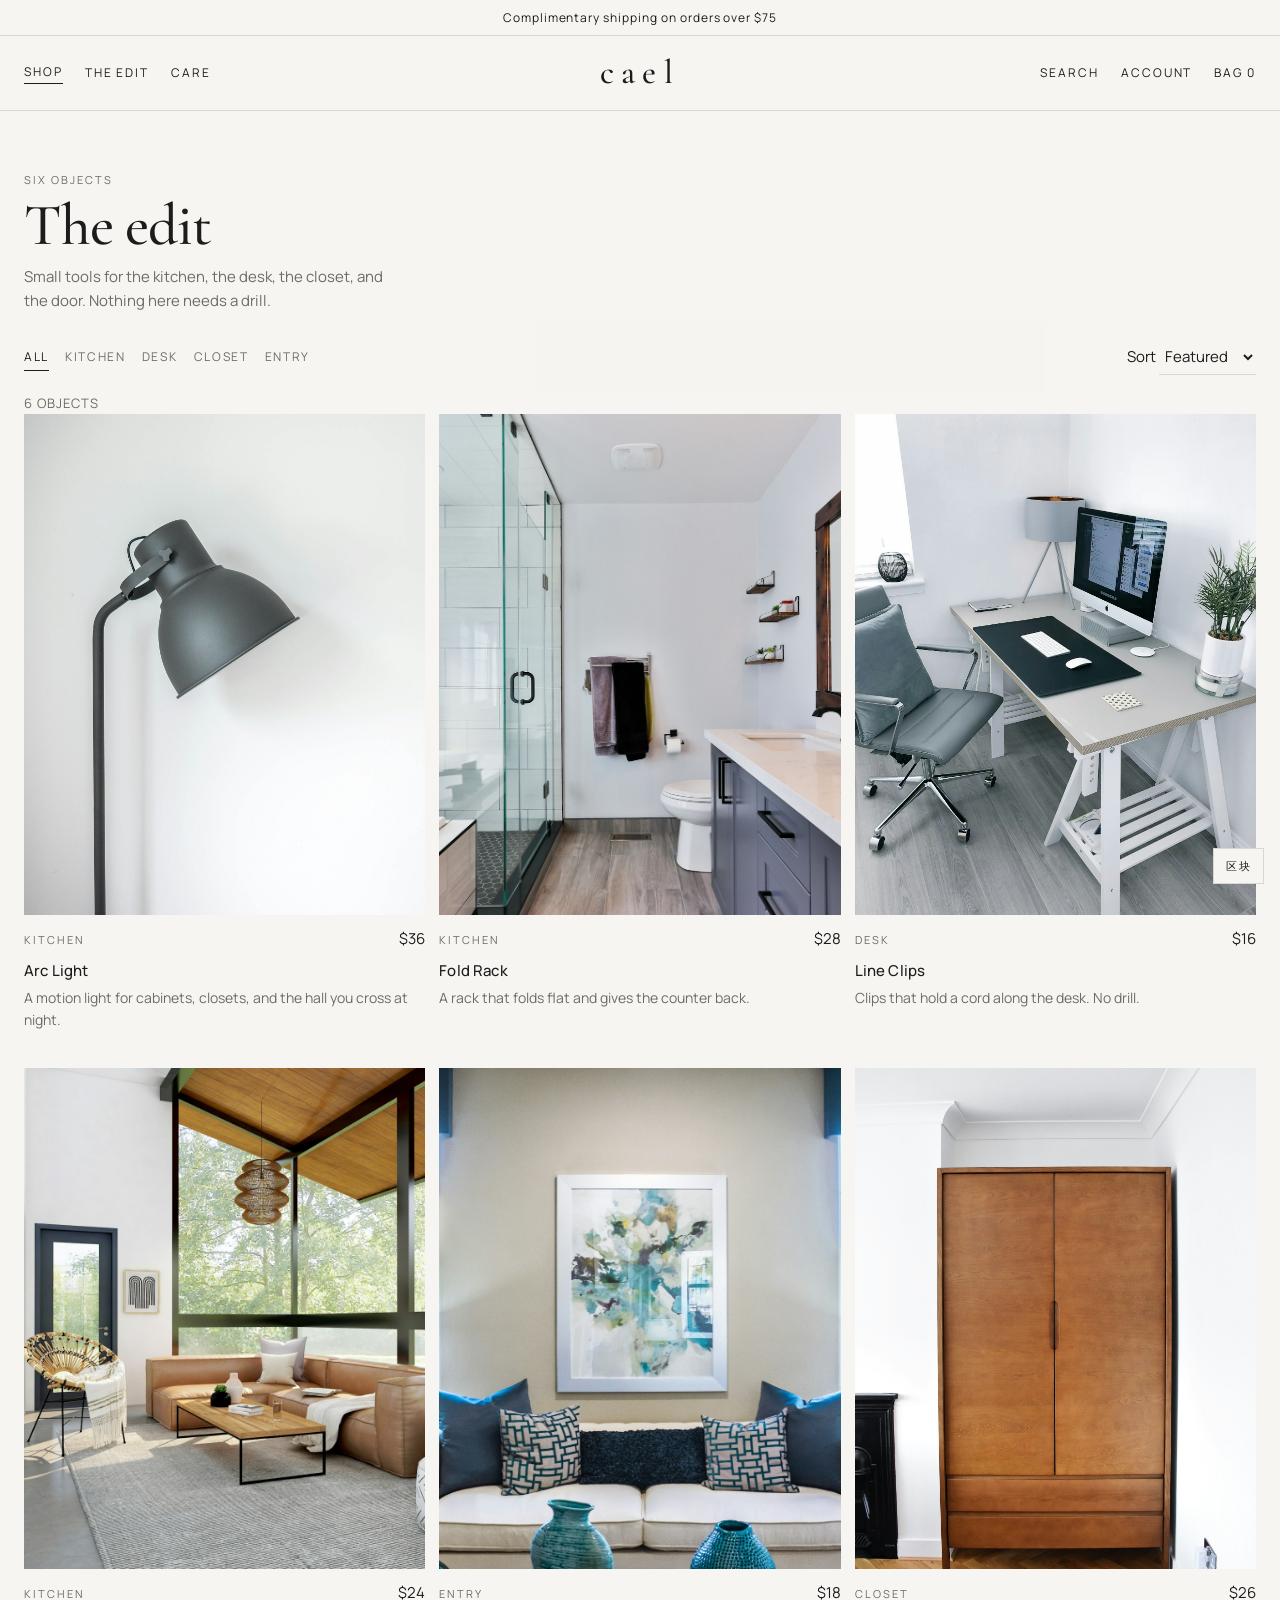
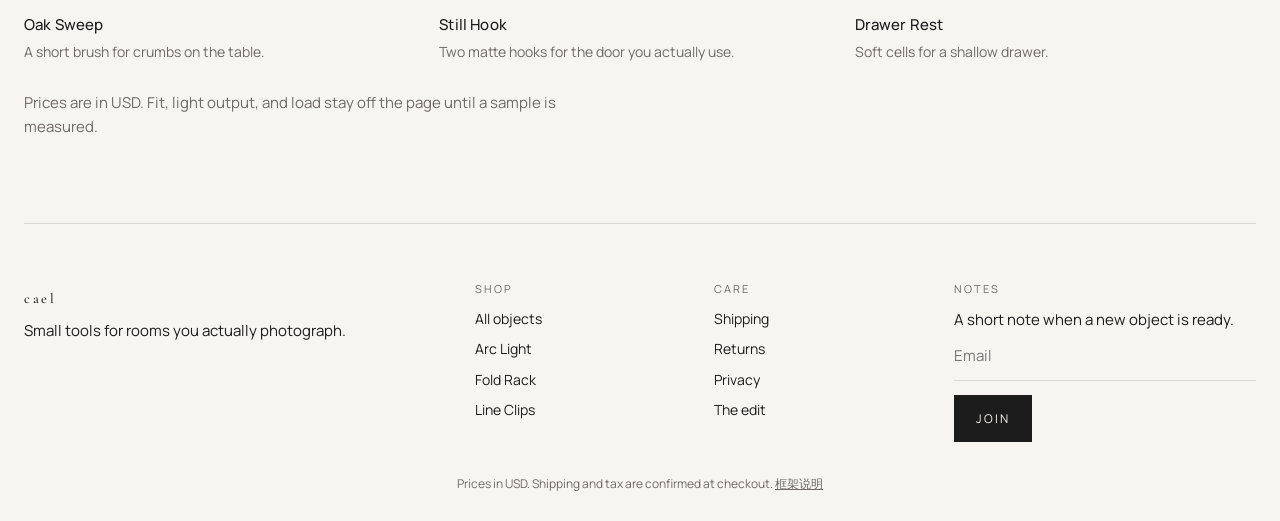
<file: shop.html>
<!DOCTYPE html>
<html lang="en">
<head>
<meta charset="utf-8">
<meta name="viewport" content="width=device-width, initial-scale=1">
<meta name="robots" content="noindex">
<meta name="theme-color" content="#f7f5f2">
<title>Shop · cael</title>
<meta name="description" content="Six small home tools: light, rack, clips, brush, hooks, and drawer cells.">
<link rel="preconnect" href="https://fonts.googleapis.com">
<link rel="preconnect" href="https://fonts.gstatic.com" crossorigin>
<link href="https://fonts.googleapis.com/css2?family=Cormorant+Garamond:wght@500;600&family=Manrope:wght@400;500;600&display=swap" rel="stylesheet">
<link rel="stylesheet" href="styles.css">
<script src="site.js" defer></script>
</head>
<body data-page="shop">
<div class="announce" data-label="公告栏 Announcement"><p>Complimentary shipping on orders over $75</p></div>
<header class="nav" data-label="页眉 Header">
  <div class="nav-row">
    <nav class="nav-links" aria-label="Primary">
      <a href="shop.html" aria-current="page">Shop</a>
      <a href="about.html">The Edit</a>
      <a href="support.html">Care</a>
    </nav>
    <button type="button" class="nav-burger" data-open="menu">Menu</button>
    <a class="logo" href="index.html">cael</a>
    <div class="nav-tools">
      <button type="button" data-open="search">Search</button>
      <button type="button" data-open="account" class="hide-sm">Account</button>
      <button type="button" data-open="bag">Bag <span data-count>0</span></button>
    </div>
  </div>
</header>
<main>
  <div class="wrap">
    <header class="page-head" data-label="集合标题 Collection header">
      <p class="kicker">Six objects</p>
      <h1>The edit</h1>
      <p>Small tools for the kitchen, the desk, the closet, and the door. Nothing here needs a drill.</p>
    </header>
    <div data-label="筛选排序 Filters">
      <div class="toolbar">
        <div class="filters" role="group" aria-label="Room">
          <button type="button" class="chip on" data-filter="all">All</button>
          <button type="button" class="chip" data-filter="kitchen">Kitchen</button>
          <button type="button" class="chip" data-filter="desk">Desk</button>
          <button type="button" class="chip" data-filter="closet">Closet</button>
          <button type="button" class="chip" data-filter="entry">Entry</button>
        </div>
        <label>Sort
          <select id="sort" aria-label="Sort">
            <option value="featured">Featured</option>
            <option value="low">Price, low</option>
            <option value="high">Price, high</option>
          </select>
        </label>
      </div>
    </div>
    <p class="hint" id="result-count">6 objects</p>
    <div id="shop-grid" class="grid" data-label="商品网格 Product grid">
      <a class="card" href="product.html?id=arc" data-room="kitchen" data-price="36" data-order="1">
        <div class="photo"><img src="images/lamp.jpg" alt=""><button class="quick" type="button" data-add="arc" data-swatch="bone">Add to bag</button></div>
        <div class="card-meta"><div><p class="kicker">Kitchen</p><h2>Arc Light</h2></div><p>$36</p></div>
        <p class="card-line">A motion light for cabinets, closets, and the hall you cross at night.</p>
      </a>
      <a class="card" href="product.html?id=fold" data-room="kitchen" data-price="28" data-order="2">
        <div class="photo"><img src="images/sink.jpg" alt=""><button class="quick" type="button" data-add="fold" data-swatch="sand">Add to bag</button></div>
        <div class="card-meta"><div><p class="kicker">Kitchen</p><h2>Fold Rack</h2></div><p>$28</p></div>
        <p class="card-line">A rack that folds flat and gives the counter back.</p>
      </a>
      <a class="card" href="product.html?id=line" data-room="desk" data-price="16" data-order="3">
        <div class="photo"><img src="images/desk.jpg" alt=""><button class="quick" type="button" data-add="line" data-swatch="bone">Add to bag</button></div>
        <div class="card-meta"><div><p class="kicker">Desk</p><h2>Line Clips</h2></div><p>$16</p></div>
        <p class="card-line">Clips that hold a cord along the desk. No drill.</p>
      </a>
      <a class="card" href="product.html?id=sweep" data-room="kitchen" data-price="24" data-order="4">
        <div class="photo"><img src="images/table.jpg" alt=""><button class="quick" type="button" data-add="sweep" data-swatch="oak">Add to bag</button></div>
        <div class="card-meta"><div><p class="kicker">Kitchen</p><h2>Oak Sweep</h2></div><p>$24</p></div>
        <p class="card-line">A short brush for crumbs on the table.</p>
      </a>
      <a class="card" href="product.html?id=hook" data-room="entry" data-price="18" data-order="5">
        <div class="photo"><img src="images/entry.jpg" alt=""><button class="quick" type="button" data-add="hook" data-swatch="bone">Add to bag</button></div>
        <div class="card-meta"><div><p class="kicker">Entry</p><h2>Still Hook</h2></div><p>$18</p></div>
        <p class="card-line">Two matte hooks for the door you actually use.</p>
      </a>
      <a class="card" href="product.html?id=drawer" data-room="closet" data-price="26" data-order="6">
        <div class="photo"><img src="images/closet.jpg" alt=""><button class="quick" type="button" data-add="drawer" data-swatch="sand">Add to bag</button></div>
        <div class="card-meta"><div><p class="kicker">Closet</p><h2>Drawer Rest</h2></div><p>$26</p></div>
        <p class="card-line">Soft cells for a shallow drawer.</p>
      </a>
    </div>
    <p id="empty" hidden>Nothing in that room yet.</p>
    <p class="collection-note">Prices are in USD. Fit, light output, and load stay off the page until a sample is measured.</p>
  </div>
</main>
<footer data-label="页脚 Footer">
  <div class="wrap footer">
    <div>
      <a class="logo" href="index.html">cael<span>.</span></a>
      <p>Small tools for rooms you actually photograph.</p>
    </div>
    <div>
      <p class="foot-label">Shop</p>
      <a href="shop.html">All objects</a>
      <a href="product.html?id=arc">Arc Light</a>
      <a href="product.html?id=fold">Fold Rack</a>
      <a href="product.html?id=line">Line Clips</a>
    </div>
    <div>
      <p class="foot-label">Care</p>
      <a href="support.html#shipping">Shipping</a>
      <a href="support.html#returns">Returns</a>
      <a href="support.html#privacy">Privacy</a>
      <a href="about.html">The edit</a>
    </div>
    <form class="news">
      <p class="foot-label">Notes</p>
      <p>A short note when a new object is ready.</p>
      <input type="email" required placeholder="Email" aria-label="Email">
      <button class="btn" type="submit">Join</button>
      <p class="thanks" hidden>You’re on the list.</p>
    </form>
  </div>
</footer>
<p class="legal">Prices in USD. Shipping and tax are confirmed at checkout. <a href="blueprint.html">框架说明</a></p>
</body>
</html>
</file>
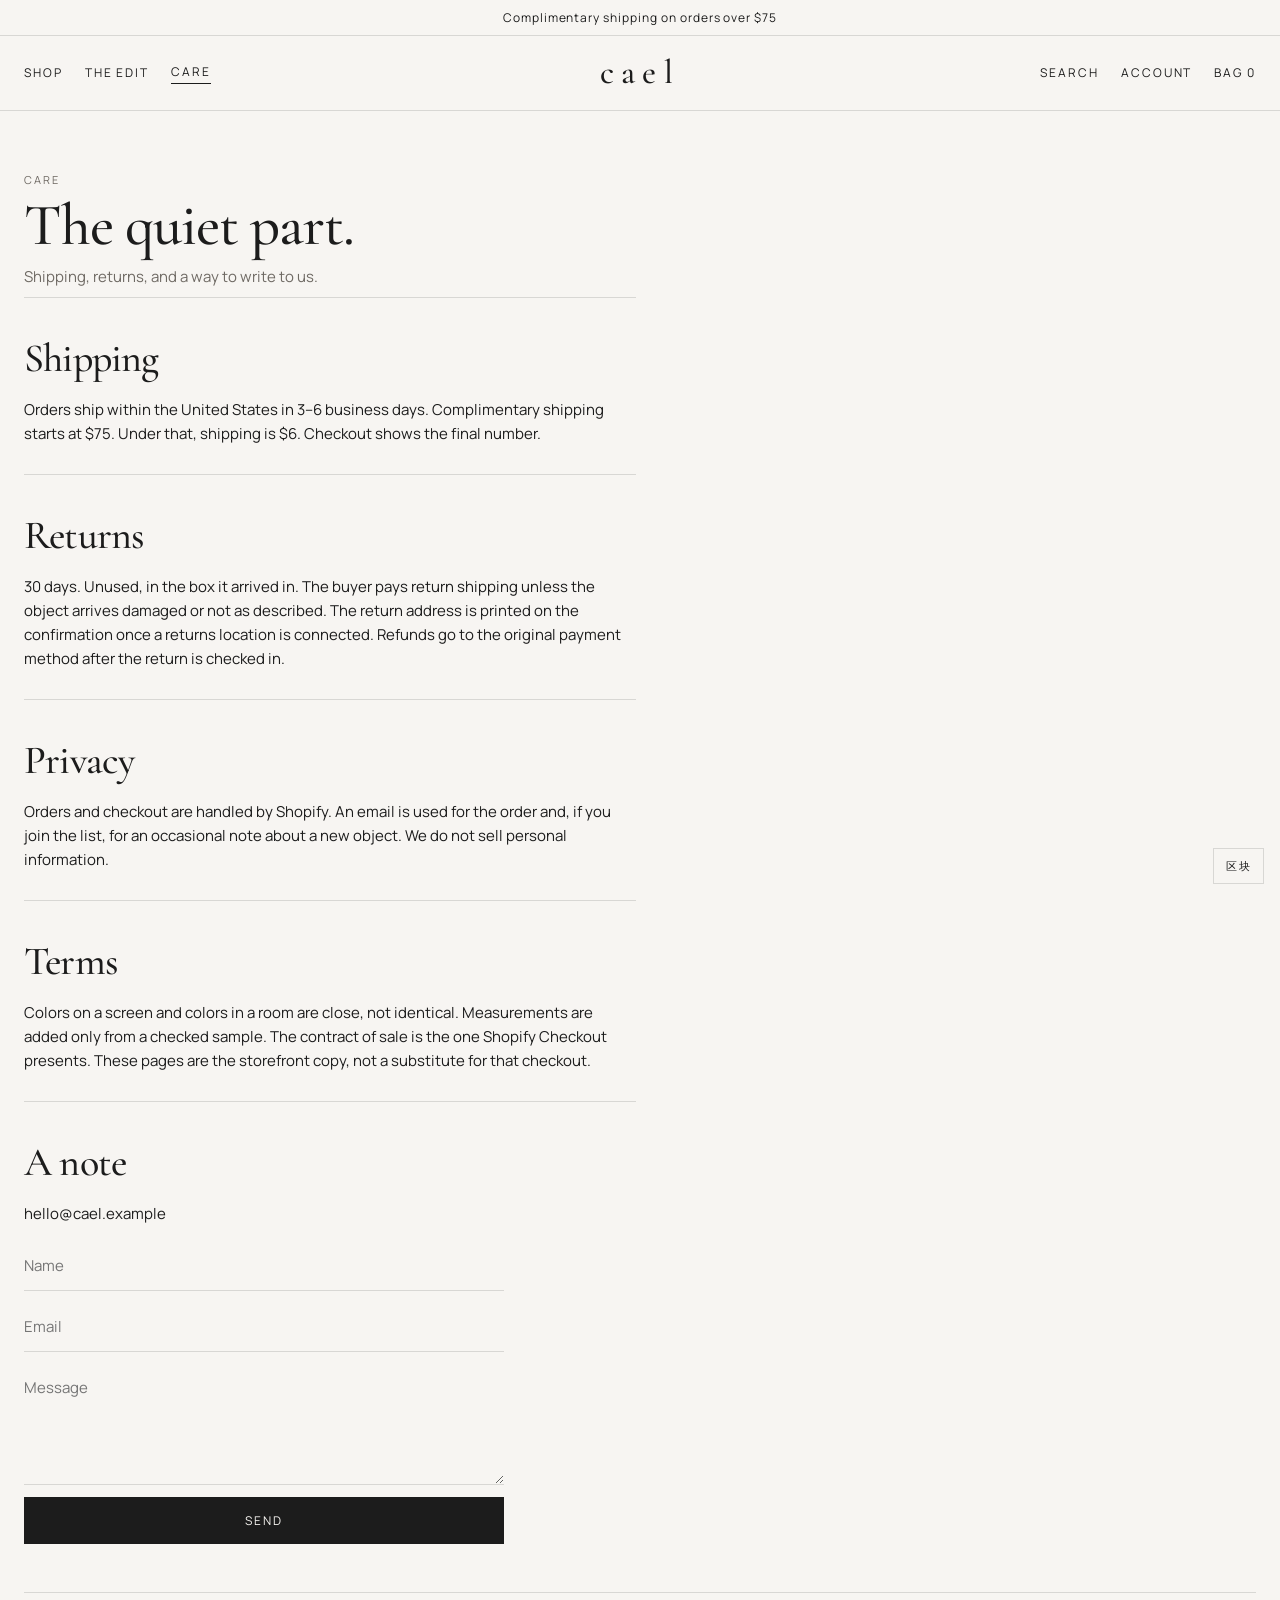
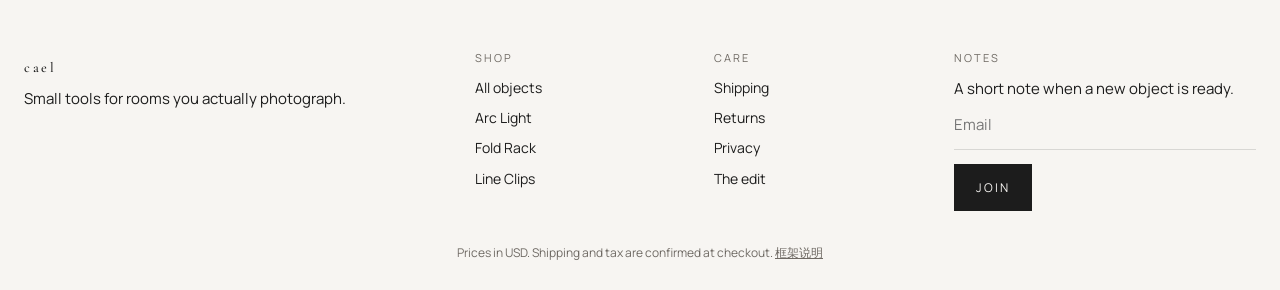
<file: support.html>
<!DOCTYPE html>
<html lang="en">
<head>
<meta charset="utf-8">
<meta name="viewport" content="width=device-width, initial-scale=1">
<meta name="robots" content="noindex">
<meta name="theme-color" content="#f7f5f2">
<title>Care · cael</title>
<meta name="description" content="Shipping, returns, privacy, and a note to the studio.">
<link rel="preconnect" href="https://fonts.googleapis.com">
<link rel="preconnect" href="https://fonts.gstatic.com" crossorigin>
<link href="https://fonts.googleapis.com/css2?family=Cormorant+Garamond:wght@500;600&family=Manrope:wght@400;500;600&display=swap" rel="stylesheet">
<link rel="stylesheet" href="styles.css">
<script src="site.js" defer></script>
</head>
<body data-page="support">
<div class="announce" data-label="公告栏 Announcement"><p>Complimentary shipping on orders over $75</p></div>
<header class="nav" data-label="页眉 Header">
  <div class="nav-row">
    <nav class="nav-links" aria-label="Primary">
      <a href="shop.html">Shop</a>
      <a href="about.html">The Edit</a>
      <a href="support.html" aria-current="page">Care</a>
    </nav>
    <button type="button" class="nav-burger" data-open="menu">Menu</button>
    <a class="logo" href="index.html">cael</a>
    <div class="nav-tools">
      <button type="button" data-open="search">Search</button>
      <button type="button" data-open="account" class="hide-sm">Account</button>
      <button type="button" data-open="bag">Bag <span data-count>0</span></button>
    </div>
  </div>
</header>
<main class="wrap" data-label="政策页 Policies">
  <header class="page-head">
    <p class="kicker">Care</p>
    <h1>The quiet part.</h1>
    <p>Shipping, returns, and a way to write to us.</p>
  </header>
  <section class="support-block" id="shipping">
    <h2>Shipping</h2>
    <p>Orders ship within the United States in 3–6 business days. Complimentary shipping starts at $75. Under that, shipping is $6. Checkout shows the final number.</p>
  </section>
  <section class="support-block" id="returns">
    <h2>Returns</h2>
    <p>30 days. Unused, in the box it arrived in. The buyer pays return shipping unless the object arrives damaged or not as described. The return address is printed on the confirmation once a returns location is connected. Refunds go to the original payment method after the return is checked in.</p>
  </section>
  <section class="support-block" id="privacy">
    <h2>Privacy</h2>
    <p>Orders and checkout are handled by Shopify. An email is used for the order and, if you join the list, for an occasional note about a new object. We do not sell personal information.</p>
  </section>
  <section class="support-block" id="terms">
    <h2>Terms</h2>
    <p>Colors on a screen and colors in a room are close, not identical. Measurements are added only from a checked sample. The contract of sale is the one Shopify Checkout presents. These pages are the storefront copy, not a substitute for that checkout.</p>
  </section>
  <section class="support-block" id="contact">
    <h2>A note</h2>
    <p>hello@cael.example</p>
    <form class="fields" style="margin-top:16px">
      <input type="text" name="name" required placeholder="Name" aria-label="Name">
      <input type="email" name="email" required placeholder="Email" aria-label="Email">
      <textarea name="message" required rows="4" placeholder="Message" aria-label="Message"></textarea>
      <button class="btn" type="submit">Send</button>
      <p class="thanks" hidden>Noted in this browser. Mail is not sent until the form is connected.</p>
    </form>
  </section>
</main>
<footer data-label="页脚 Footer">
  <div class="wrap footer">
    <div>
      <a class="logo" href="index.html">cael<span>.</span></a>
      <p>Small tools for rooms you actually photograph.</p>
    </div>
    <div>
      <p class="foot-label">Shop</p>
      <a href="shop.html">All objects</a>
      <a href="product.html?id=arc">Arc Light</a>
      <a href="product.html?id=fold">Fold Rack</a>
      <a href="product.html?id=line">Line Clips</a>
    </div>
    <div>
      <p class="foot-label">Care</p>
      <a href="support.html#shipping">Shipping</a>
      <a href="support.html#returns">Returns</a>
      <a href="support.html#privacy">Privacy</a>
      <a href="about.html">The edit</a>
    </div>
    <form class="news">
      <p class="foot-label">Notes</p>
      <p>A short note when a new object is ready.</p>
      <input type="email" required placeholder="Email" aria-label="Email">
      <button class="btn" type="submit">Join</button>
      <p class="thanks" hidden>You’re on the list.</p>
    </form>
  </div>
</footer>
<p class="legal">Prices in USD. Shipping and tax are confirmed at checkout. <a href="blueprint.html">框架说明</a></p>
</body>
</html>
</file>
<file: styles.css>
/* cael, after Parachute: warm white, full-bleed photos, thin type, almost no chrome. */

:root {
  --bg: #f7f5f2;
  --ink: #1c1c1c;
  --mute: #6f6a64;
  --line: rgba(28, 28, 28, 0.14);
  --serif: "Cormorant Garamond", Palatino, "Songti SC", Georgia, serif;
  --sans: Manrope, "Segoe UI", "PingFang SC", "Microsoft YaHei", sans-serif;
  --announce: 36px;
  --nav: 74px;
}

* { box-sizing: border-box; }
html { scroll-behavior: smooth; }
body {
  margin: 0;
  background: var(--bg);
  color: var(--ink);
  font-family: var(--sans);
  font-size: 15px;
  font-weight: 400;
  line-height: 1.6;
  -webkit-font-smoothing: antialiased;
}
body.lock { overflow: hidden; }
[hidden] { display: none !important; }
::selection { background: #e7e1d8; }
:focus-visible { outline: 1px solid var(--ink); outline-offset: 3px; }
h1, h2, h3 { font-family: var(--serif); font-weight: 500; letter-spacing: -0.02em; margin: 0; }
p { margin: 0; }
a { color: inherit; }
button, input, select, textarea { font: inherit; color: inherit; }
button { cursor: pointer; }
img { max-width: 100%; display: block; }

.sr {
  position: absolute;
  width: 1px;
  height: 1px;
  overflow: hidden;
  clip: rect(0 0 0 0);
}
.wrap { width: min(1440px, calc(100% - 48px)); margin: 0 auto; }
.block { padding: 72px 0; }

.announce {
  height: var(--announce);
  display: flex;
  align-items: center;
  justify-content: center;
  text-align: center;
  font-size: 12px;
  letter-spacing: 0.08em;
  border-bottom: 1px solid var(--line);
  background: var(--bg);
  position: sticky;
  top: 0;
  z-index: 30;
}
.nav {
  position: sticky;
  top: var(--announce);
  z-index: 31;
  background: rgba(247, 245, 242, 0.94);
  backdrop-filter: blur(16px);
  border-bottom: 1px solid var(--line);
}
.nav-row {
  width: min(1440px, calc(100% - 48px));
  margin: 0 auto;
  height: var(--nav);
  display: grid;
  grid-template-columns: 1fr auto 1fr;
  align-items: center;
}
.logo {
  font-family: var(--serif);
  font-size: 34px;
  font-weight: 500;
  letter-spacing: 0.22em;
  text-transform: lowercase;
  text-decoration: none;
  justify-self: center;
}
.logo span { display: none; }
.nav-links, .nav-tools { display: flex; align-items: center; gap: 22px; }
.nav-tools { justify-self: end; }
.nav-links a, .nav-tools button, .textish {
  background: none;
  border: 0;
  padding: 0;
  text-decoration: none;
  font-size: 12px;
  letter-spacing: 0.16em;
  text-transform: uppercase;
}
.nav-links a[aria-current="page"] { border-bottom: 1px solid var(--ink); padding-bottom: 2px; }
.nav-burger { display: none; background: none; border: 0; letter-spacing: 0.16em; text-transform: uppercase; font-size: 12px; }

.hero {
  position: relative;
  height: min(88vh, 860px);
  min-height: 560px;
  background: #ddd7d0;
}
.hero img { width: 100%; height: 100%; object-fit: cover; }
.hero::after {
  content: "";
  position: absolute;
  left: 0; right: 0; bottom: 0;
  height: 48%;
  background: linear-gradient(transparent, rgba(20, 16, 12, 0.42));
  pointer-events: none;
}
.hero-copy {
  position: absolute;
  z-index: 1;
  left: 40px;
  bottom: 40px;
  color: #fff;
  max-width: 14ch;
}
.eyebrow, .kicker, .foot-label {
  margin: 0 0 10px;
  font-size: 11px;
  letter-spacing: 0.18em;
  text-transform: uppercase;
  color: var(--mute);
}
.hero .eyebrow { color: rgba(255, 255, 255, 0.86); }
h1 { font-size: clamp(52px, 6vw, 84px); line-height: 0.92; }
.hero h1 { font-size: clamp(56px, 6.4vw, 92px); }
.hero .text-link { color: #fff; }
.text-link {
  display: inline-block;
  margin-top: 18px;
  font-size: 12px;
  letter-spacing: 0.16em;
  text-transform: uppercase;
  text-decoration: none;
  border-bottom: 1px solid currentColor;
  padding-bottom: 3px;
}
.btn {
  display: inline-flex;
  align-items: center;
  justify-content: center;
  background: var(--ink);
  color: var(--bg);
  border: 0;
  border-radius: 0;
  padding: 14px 22px;
  text-decoration: none;
  font-size: 12px;
  letter-spacing: 0.16em;
  text-transform: uppercase;
}
.btn.ghost { background: transparent; color: var(--ink); box-shadow: inset 0 0 0 1px var(--ink); }
.btn.full { width: 100%; }
.btn:disabled { opacity: 0.35; cursor: default; }
.lede, .page-head p, .deck { color: var(--mute); max-width: 42ch; margin-top: 12px; }

.rooms {
  display: grid;
  grid-template-columns: repeat(4, 1fr);
  gap: 8px;
}
.rooms a { position: relative; display: block; color: #fff; text-decoration: none; }
.rooms img { width: 100%; aspect-ratio: 3 / 4; object-fit: cover; }
.rooms span {
  position: absolute;
  left: 16px;
  bottom: 16px;
  font-size: 12px;
  letter-spacing: 0.18em;
  text-transform: uppercase;
}

.section-head, .moments-head, .sheet-head, .page-head {
  display: flex;
  justify-content: space-between;
  gap: 16px;
  align-items: baseline;
}
.section-head { margin-bottom: 22px; }
.section-head h2, .page-head h1, .moments-head h2 { font-size: clamp(40px, 4.6vw, 64px); }
.sheet-head h2 { font-size: 36px; }
.section-head a { font-size: 12px; letter-spacing: 0.16em; text-transform: uppercase; text-decoration: none; border-bottom: 1px solid var(--ink); padding-bottom: 2px; }
.page-head { padding: 48px 0 8px; display: block; }

.grid { display: grid; grid-template-columns: repeat(3, 1fr); gap: 36px 14px; padding-bottom: 28px; }
.card { display: block; text-decoration: none; color: inherit; }
.photo { position: relative; background: #e7e2db; }
.photo img, .gallery .main-photo { width: 100%; aspect-ratio: 4 / 5; object-fit: cover; }
.card h2 { font-family: var(--sans); font-size: 15px; font-weight: 500; letter-spacing: 0.01em; }
.card-meta { display: flex; justify-content: space-between; gap: 12px; align-items: baseline; margin-top: 12px; }
.card-line { margin-top: 4px; color: var(--mute); font-size: 14px; }
.quick {
  position: absolute;
  left: 0; right: 0; bottom: 0;
  border: 0;
  background: rgba(247, 245, 242, 0.94);
  padding: 12px;
  letter-spacing: 0.16em;
  text-transform: uppercase;
  font-size: 11px;
  opacity: 0;
  transition: opacity 0.2s ease;
}
.card:hover .quick, .card:focus-within .quick { opacity: 1; }

.split { display: grid; grid-template-columns: 1.15fr 0.85fr; min-height: 640px; }
.split img { width: 100%; height: 100%; object-fit: cover; min-height: 520px; }
.split-copy { display: flex; flex-direction: column; justify-content: center; padding: 72px 64px; }
.split-copy h2 { font-size: clamp(46px, 5vw, 72px); line-height: 0.95; max-width: 10ch; }
.split-copy p { margin-top: 16px; color: var(--mute); max-width: 36ch; }

.pair { display: grid; grid-template-columns: 1fr 1fr; gap: 8px; }
.pair a { text-decoration: none; color: inherit; }
.pair img { width: 100%; aspect-ratio: 4 / 5; object-fit: cover; }
.pair p { margin-top: 12px; font-size: 14px; }

.reviews { display: grid; grid-template-columns: repeat(3, 1fr); gap: 40px; }
.review q { font-family: var(--serif); font-size: 32px; line-height: 1.15; display: block; }
.review span { display: block; margin-top: 16px; color: var(--mute); font-size: 13px; letter-spacing: 0.04em; }

.folds { border-bottom: 1px solid var(--line); }
.fold > button {
  width: 100%;
  text-align: left;
  background: none;
  border: 0;
  border-top: 1px solid var(--line);
  padding: 18px 0;
  display: flex;
  justify-content: space-between;
  font-size: 16px;
}
.fold > button::after { content: "+"; font-family: var(--serif); font-size: 22px; }
.fold > button[aria-expanded="true"]::after { content: "–"; }
.fold-a { padding: 0 0 16px; color: var(--mute); max-width: 62ch; }

.footer { display: grid; grid-template-columns: 1.4fr 0.7fr 0.7fr 1fr; gap: 28px; padding: 56px 0 24px; border-top: 1px solid var(--line); margin-top: 20px; }
.footer a { display: block; margin: 8px 0; text-decoration: none; font-size: 14px; }
.footer .logo { justify-self: start; letter-spacing: 0.18em; }
.news input, .fields input, .fields textarea, .sheet-search input {
  width: 100%;
  background: transparent;
  border: 0;
  border-bottom: 1px solid var(--line);
  border-radius: 0;
  padding: 12px 0;
}
.news .btn { margin-top: 14px; }
.thanks { margin-top: 10px; }
.legal { text-align: center; color: var(--mute); font-size: 12px; padding: 8px 16px 28px; }
.legal a { color: inherit; }
.collection-note { max-width: 62ch; color: var(--mute); padding-bottom: 64px; }
.hint { color: var(--mute); font-size: 13px; letter-spacing: 0.08em; text-transform: uppercase; }

.toolbar {
  display: flex;
  justify-content: space-between;
  gap: 16px;
  align-items: center;
  padding: 18px 0;
  position: sticky;
  top: calc(var(--announce) + var(--nav));
  background: rgba(247, 245, 242, 0.94);
  z-index: 8;
}
.filters { display: flex; flex-wrap: wrap; gap: 16px; }
.chip { border: 0; background: transparent; padding: 4px 0; letter-spacing: 0.14em; text-transform: uppercase; font-size: 12px; color: var(--mute); }
.chip.on { color: var(--ink); border-bottom: 1px solid var(--ink); }
select { background: transparent; border: 0; border-bottom: 1px solid var(--line); padding: 6px 2px; }

.pdp { display: grid; grid-template-columns: 1.15fr 0.85fr; gap: 56px; align-items: start; padding: 28px 0 10px; }
.gallery { position: sticky; top: calc(var(--announce) + var(--nav) + 16px); }
.thumbs { display: grid; grid-template-columns: repeat(3, 1fr); gap: 8px; margin-top: 8px; }
.thumbs button { border: 0; padding: 0; background: none; }
.thumbs img { width: 100%; aspect-ratio: 1; object-fit: cover; }
.thumbs button.on img { outline: 1px solid var(--ink); outline-offset: -1px; }
.buy h1 { font-size: clamp(48px, 5vw, 72px); }
.price { font-family: var(--serif); font-size: 28px; margin: 8px 0 14px; }
.swatches { display: flex; gap: 8px; margin: 8px 0 18px; }
.swatch { width: 22px; height: 22px; border-radius: 50%; border: 0; padding: 0; box-shadow: inset 0 0 0 1px rgba(28, 28, 28, 0.2); }
.swatch.on { box-shadow: inset 0 0 0 1px rgba(28, 28, 28, 0.2), 0 0 0 1px var(--ink); }
.buy-row { display: flex; gap: 10px; align-items: center; margin: 18px 0; }
.qty { display: inline-flex; align-items: center; border: 1px solid var(--line); }
.qty button { width: 36px; height: 42px; border: 0; background: transparent; }
.qty span { min-width: 1.4em; text-align: center; }
.points { margin: 8px 0 16px; padding: 0; list-style: none; }
.points li { padding: 6px 0; border-top: 1px solid var(--line); }
.related { padding: 20px 0 70px; }
.related h2 { font-size: 42px; margin-bottom: 16px; }
.fine, .bag-meta, .empty-bag { color: var(--mute); font-size: 13px; }

.overlay { position: fixed; inset: 0; z-index: 80; background: rgba(28, 28, 28, 0.28); }
.backdrop { position: absolute; inset: 0; border: 0; background: transparent; }
.sheet-bag, .sheet-menu {
  width: min(420px, 100%);
  height: 100%;
  background: var(--bg);
  position: relative;
  z-index: 1;
  padding: 22px 24px;
  display: flex;
  flex-direction: column;
}
.sheet-bag { margin-left: auto; }
.sheet-menu { margin-right: auto; }
.sheet-search, .sheet-note {
  width: min(640px, calc(100% - 32px));
  margin: 12vh auto auto;
  background: var(--bg);
  padding: 24px;
  position: relative;
  z-index: 1;
  max-height: 72vh;
  overflow: auto;
}
.sheet-note { width: min(440px, calc(100% - 32px)); }
.sheet-menu nav { display: flex; flex-direction: column; gap: 14px; margin-top: 36px; }
.sheet-menu a, .sheet-menu button {
  font-family: var(--serif);
  font-size: 36px;
  letter-spacing: 0;
  text-transform: none;
  background: none;
  border: 0;
  padding: 0;
  text-align: left;
  text-decoration: none;
}
#bag-lines { overflow: auto; flex: 1; }
.bag-line { display: grid; grid-template-columns: 72px 1fr auto; gap: 12px; padding: 14px 0; border-top: 1px solid var(--line); align-items: center; }
.bag-thumb { width: 72px; height: 90px; object-fit: cover; }
.bag-name { font-family: var(--serif); font-size: 22px; }
.bag-end { text-align: right; }
.ship-track { height: 1px; background: var(--line); margin: 10px 0; }
.ship-track span { display: block; height: 100%; width: 0; background: var(--ink); }
.sheet-foot { margin-top: auto; padding-top: 12px; }
.sub { display: flex; justify-content: space-between; margin-bottom: 12px; }
.s-row { display: block; padding: 12px 0; border-top: 1px solid var(--line); text-decoration: none; }
.label-toggle {
  position: fixed;
  right: 16px;
  bottom: 16px;
  z-index: 90;
  border: 1px solid var(--line);
  background: var(--bg);
  padding: 8px 12px;
  font-size: 11px;
  letter-spacing: 0.12em;
  text-transform: uppercase;
}
body.labels [data-label] { outline: 1px dashed rgba(28, 28, 28, 0.45); outline-offset: -1px; }
body.labels section[data-label],
body.labels main[data-label],
body.labels div[data-label]:not(.announce),
body.labels footer[data-label],
body.labels .sheet-bag[data-label],
body.labels .sheet-search[data-label] { position: relative; }
body.labels [data-label]::before {
  content: attr(data-label);
  position: absolute;
  z-index: 6;
  top: 8px;
  left: 8px;
  background: var(--bg);
  color: var(--ink);
  box-shadow: inset 0 0 0 1px var(--line);
  font-size: 11px;
  padding: 4px 8px;
  pointer-events: none;
}

.story { display: grid; gap: 18px; max-width: 62ch; }
.story p { font-size: 18px; }
.banner { width: 100%; max-height: 640px; object-fit: cover; margin: 8px 0 28px; }
.principles { display: grid; grid-template-columns: repeat(3, 1fr); gap: 28px; margin-top: 36px; }
.principles h2 { font-size: 36px; margin-bottom: 8px; }
.palette, .swatch-row { display: flex; flex-wrap: wrap; gap: 18px; margin-top: 16px; }
.palette i, .swatch-row i { display: block; width: 88px; height: 56px; border: 1px solid var(--line); margin-bottom: 6px; }
.fields { display: grid; gap: 12px; max-width: 480px; }
.support-block { padding: 28px 0; border-top: 1px solid var(--line); max-width: 68ch; }
.support-block h2 { font-size: 40px; margin-bottom: 8px; }
.blueprint { padding-bottom: 72px; }
.blueprint h2 { font-size: clamp(32px, 4vw, 44px); margin: 40px 0 10px; }
.panel { border-top: 1px solid var(--line); padding: 18px 0; margin: 16px 0; }
.toc, .flow { display: flex; flex-wrap: wrap; gap: 8px; margin: 16px 0; }
.toc a, .flow a, .flow span { text-decoration: none; border-bottom: 1px solid var(--line); padding: 4px 0; margin-right: 8px; }
table { width: 100%; border-collapse: collapse; }
th, td { text-align: left; padding: 12px 8px; border-bottom: 1px solid var(--line); vertical-align: top; }
th { font-size: 11px; letter-spacing: 0.12em; text-transform: uppercase; color: var(--mute); font-weight: 500; }
.blueprint ul { margin: 8px 0; padding-left: 18px; }
.cta { display: flex; gap: 12px; margin-top: 18px; }
body[data-page="blueprint"] h1,
body[data-page="blueprint"] h2 { font-family: var(--sans); letter-spacing: -0.03em; }

@media (hover: none) { .quick { opacity: 1; } }
@media (max-width: 980px) {
  .grid, .reviews, .principles { grid-template-columns: 1fr 1fr; }
  .rooms { grid-template-columns: 1fr 1fr; }
  .footer { grid-template-columns: 1fr 1fr; }
}
@media (max-width: 860px) {
  .wrap, .nav-row { width: min(1440px, calc(100% - 32px)); }
  .nav-links, .hide-sm { display: none; }
  .nav-burger { display: inline-flex; }
  .hero { min-height: 70vh; }
  .hero-copy { left: 20px; right: 20px; bottom: 24px; }
  .split, .pair, .pdp { grid-template-columns: 1fr; }
  .split-copy { padding: 36px 20px 48px; }
  .gallery { position: static; }
  .block { padding: 48px 0; }
}
@media (max-width: 640px) {
  .grid, .reviews, .principles, .footer, .rooms { grid-template-columns: 1fr; }
  .toolbar { flex-direction: column; align-items: flex-start; }
}
@media (prefers-reduced-motion: reduce) {
  * { scroll-behavior: auto; }
}
</file>
